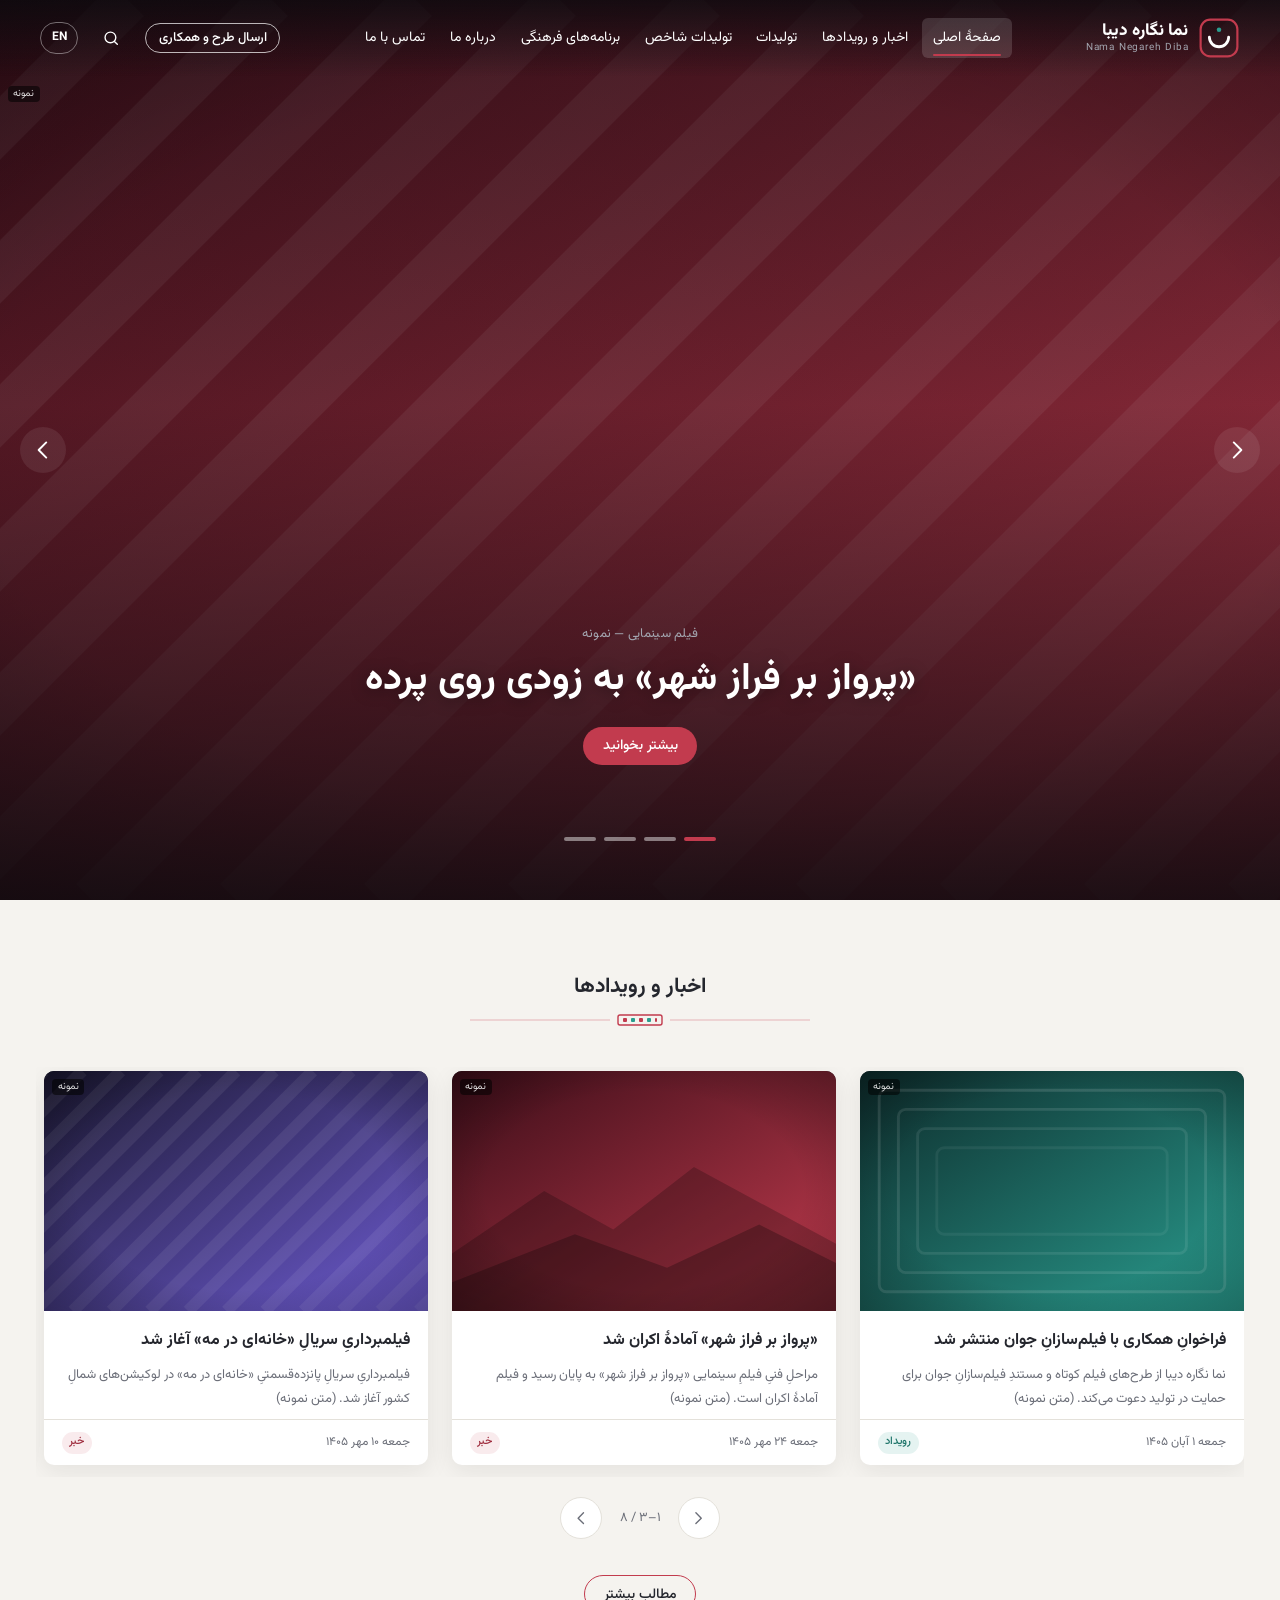
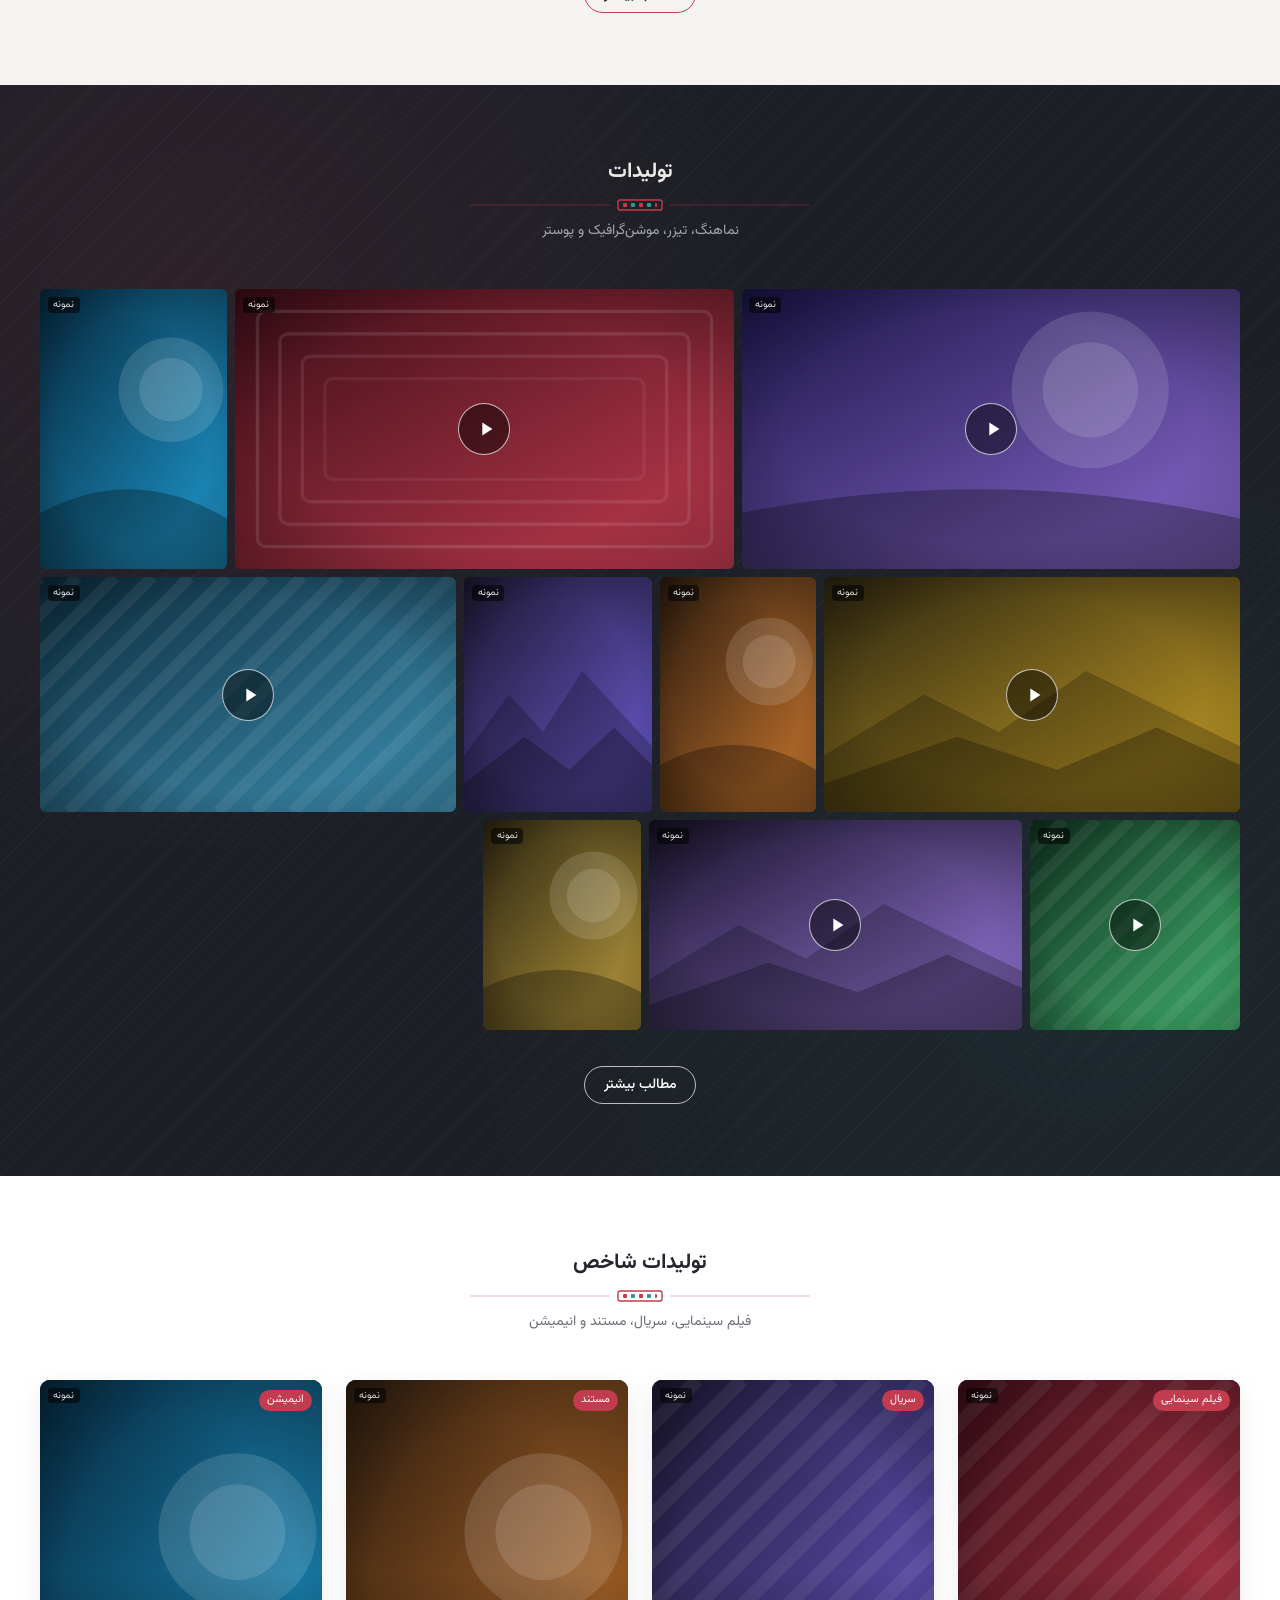
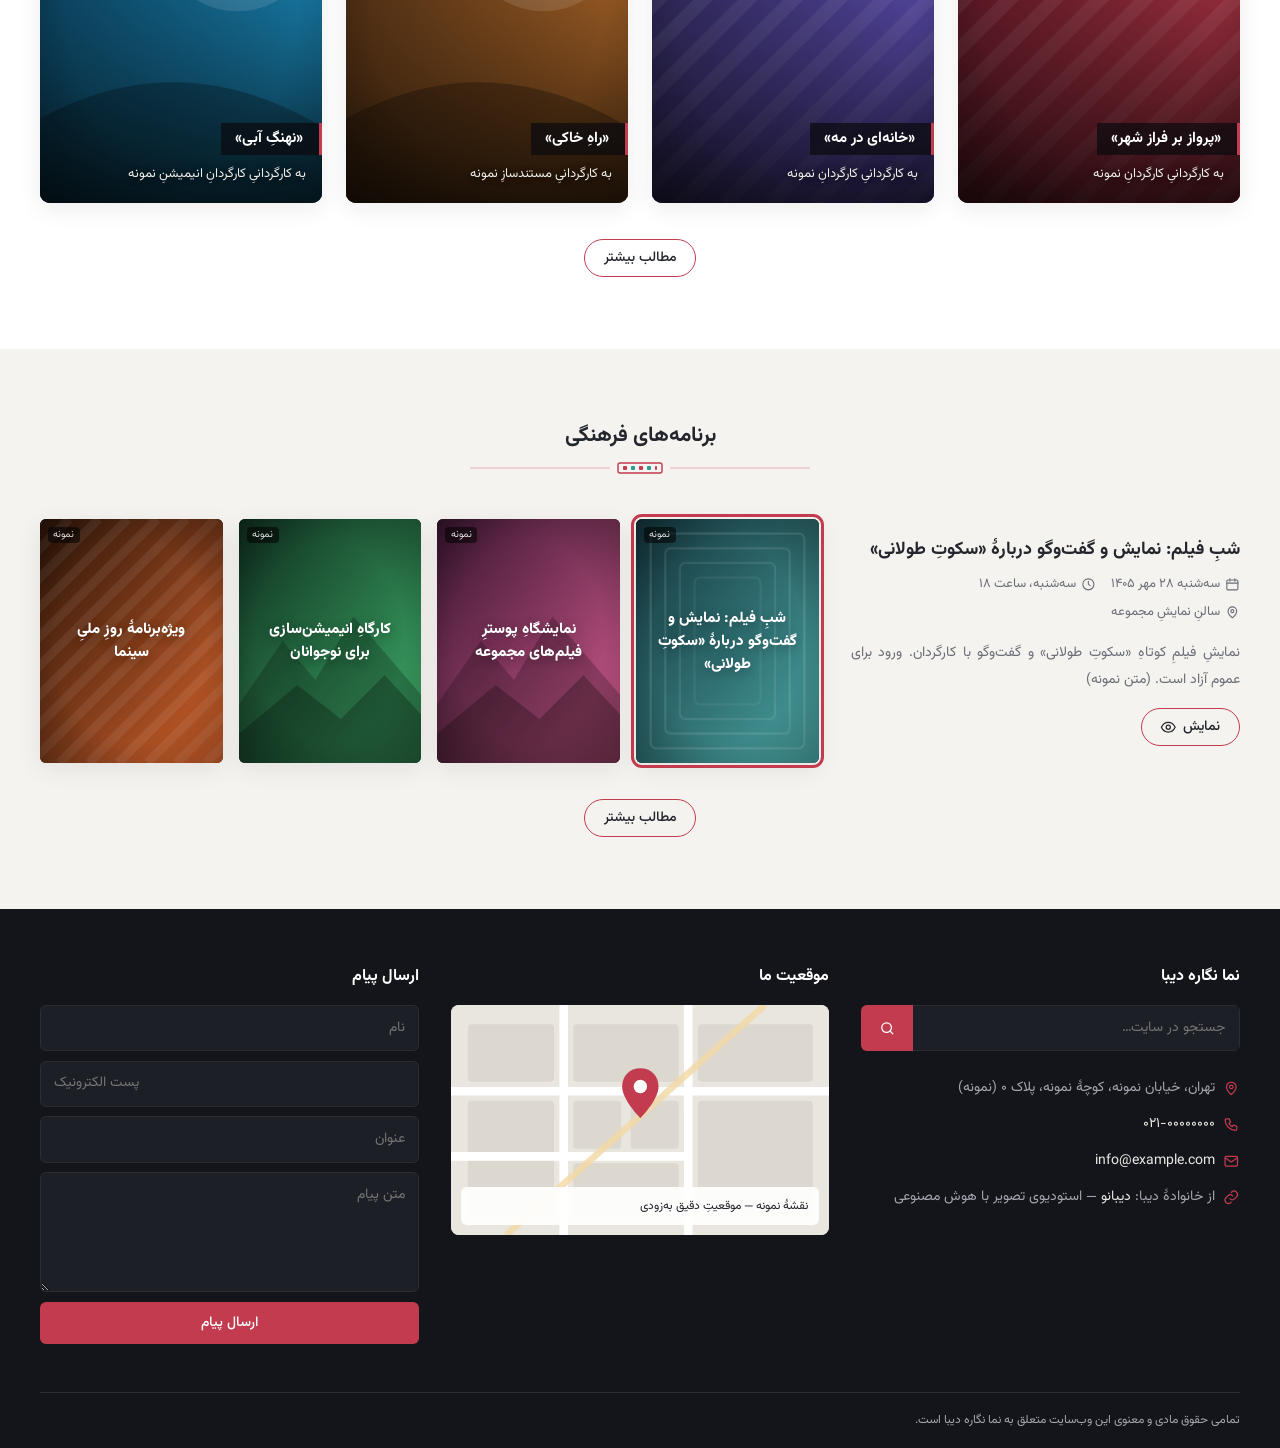
<file: index.html>
<!doctype html>
<html lang="fa" dir="rtl">
<head>
  <meta charset="utf-8">
  <meta name="robots" content="noindex">
  <meta name="viewport" content="width=device-width, initial-scale=1">
  <title>نما نگاره دیبا — تولید فیلم و محتوای رسانه‌ای</title>
  <meta name="description" content="نما نگاره دیبا؛ تولید فیلم سینمایی، سریال، مستند، انیمیشن و محتوای رسانه‌ای.">
  <meta name="theme-color" content="#14151a">
  <link rel="icon" href="assets/img/favicon.svg" type="image/svg+xml">
  <link rel="preload" href="assets/fonts/Vazirmatn-FD-Regular.woff2" as="font" type="font/woff2" crossorigin>
  <link rel="preload" href="assets/fonts/Vazirmatn-FD-Bold.woff2" as="font" type="font/woff2" crossorigin>
  <link rel="stylesheet" href="assets/css/styles.css">
  <script src="assets/js/data/site.js" defer></script>
  <script src="assets/js/data/works.js" defer></script>
  <script src="assets/js/data/posts.js" defer></script>
  <script src="assets/js/data/media.js" defer></script>
  <script src="assets/js/main.js" defer></script>
</head>
<body data-page="home">
  <a class="skip-link" href="#main">پرش به محتوا</a>
  <header class="site-header" id="site-header"></header>
  <main id="main" tabindex="-1">
    <noscript><p style="padding:7rem 1rem 3rem;text-align:center">برای مشاهدهٔ این صفحه، جاوااسکریپتِ مرورگر را فعال کنید.</p></noscript>
  </main>
  <footer class="site-footer" id="contact"></footer>
</body>
</html>
</file>
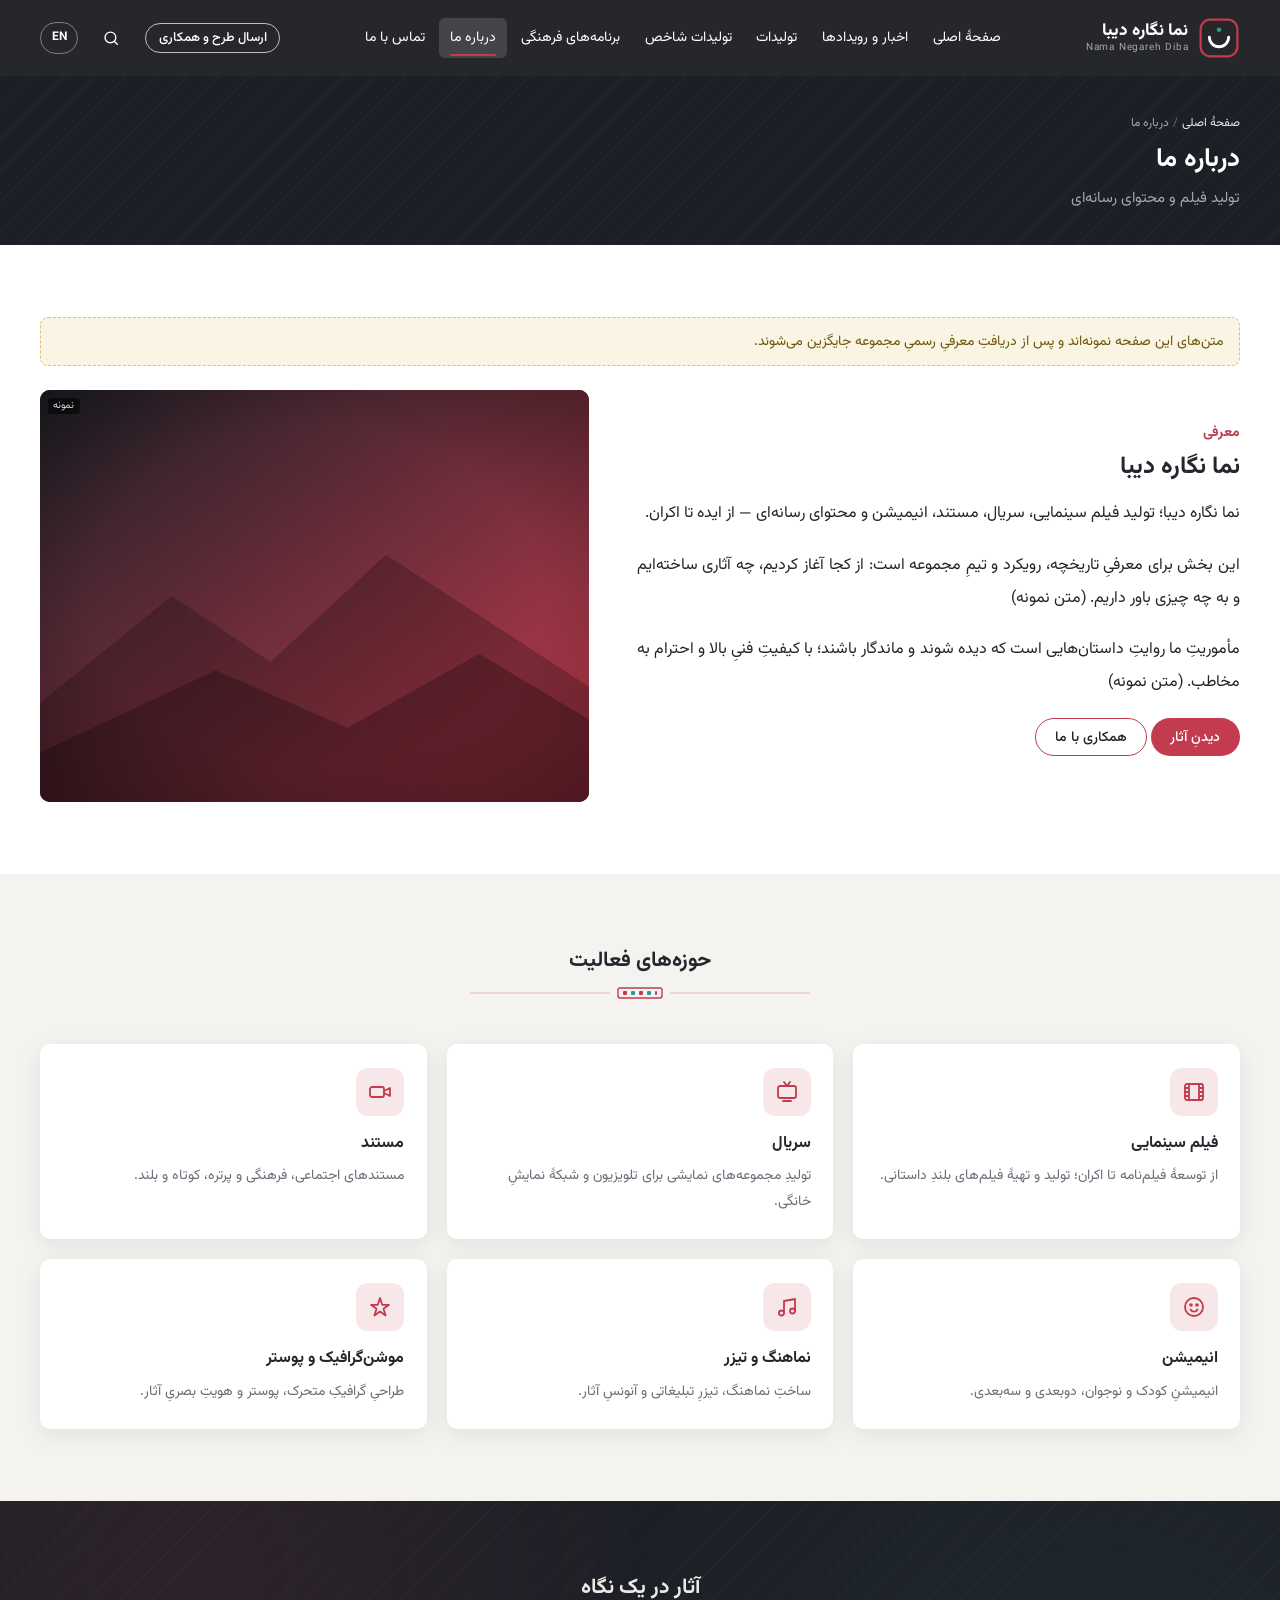
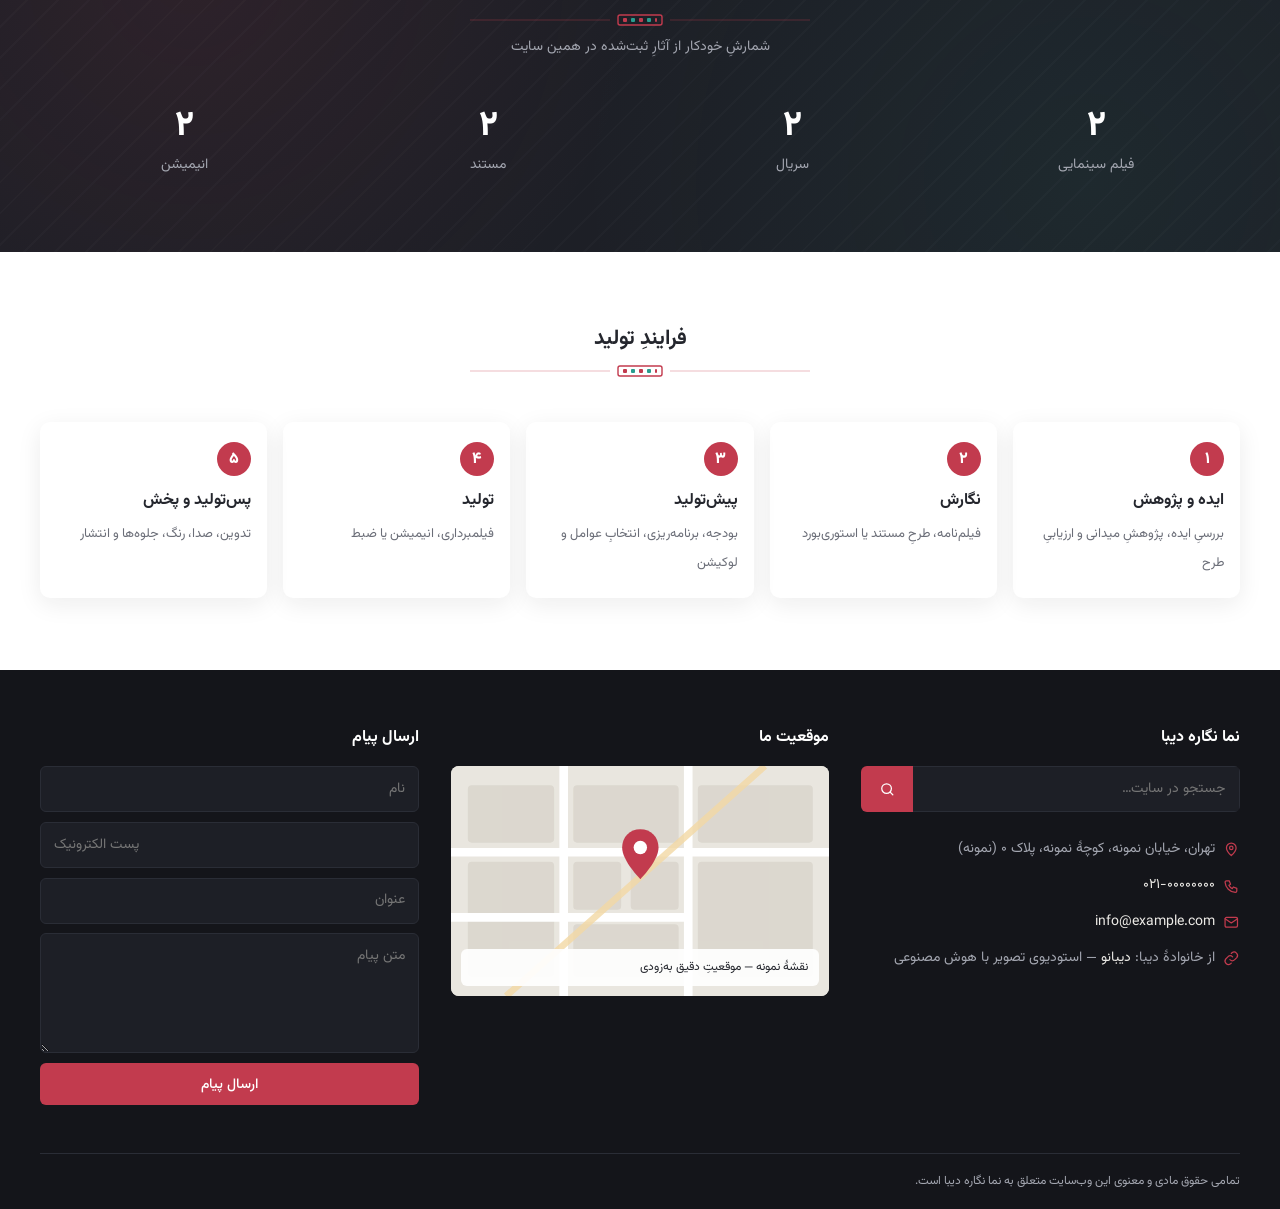
<file: about.html>
<!doctype html>
<html lang="fa" dir="rtl">
<head>
  <meta charset="utf-8">
  <meta name="robots" content="noindex">
  <meta name="viewport" content="width=device-width, initial-scale=1">
  <title>درباره ما — نما نگاره دیبا</title>
  <meta name="description" content="معرفی نما نگاره دیبا، حوزه‌های فعالیت و فرایند تولید.">
  <meta name="theme-color" content="#14151a">
  <link rel="icon" href="assets/img/favicon.svg" type="image/svg+xml">
  <link rel="preload" href="assets/fonts/Vazirmatn-FD-Regular.woff2" as="font" type="font/woff2" crossorigin>
  <link rel="preload" href="assets/fonts/Vazirmatn-FD-Bold.woff2" as="font" type="font/woff2" crossorigin>
  <link rel="stylesheet" href="assets/css/styles.css">
  <script src="assets/js/data/site.js" defer></script>
  <script src="assets/js/data/works.js" defer></script>
  <script src="assets/js/data/posts.js" defer></script>
  <script src="assets/js/data/media.js" defer></script>
  <script src="assets/js/main.js" defer></script>
</head>
<body data-page="about" class="inner">
  <a class="skip-link" href="#main">پرش به محتوا</a>
  <header class="site-header" id="site-header"></header>
  <main id="main" tabindex="-1">
    <noscript><p style="padding:7rem 1rem 3rem;text-align:center">برای مشاهدهٔ این صفحه، جاوااسکریپتِ مرورگر را فعال کنید.</p></noscript>
  </main>
  <footer class="site-footer" id="contact"></footer>
</body>
</html>
</file>
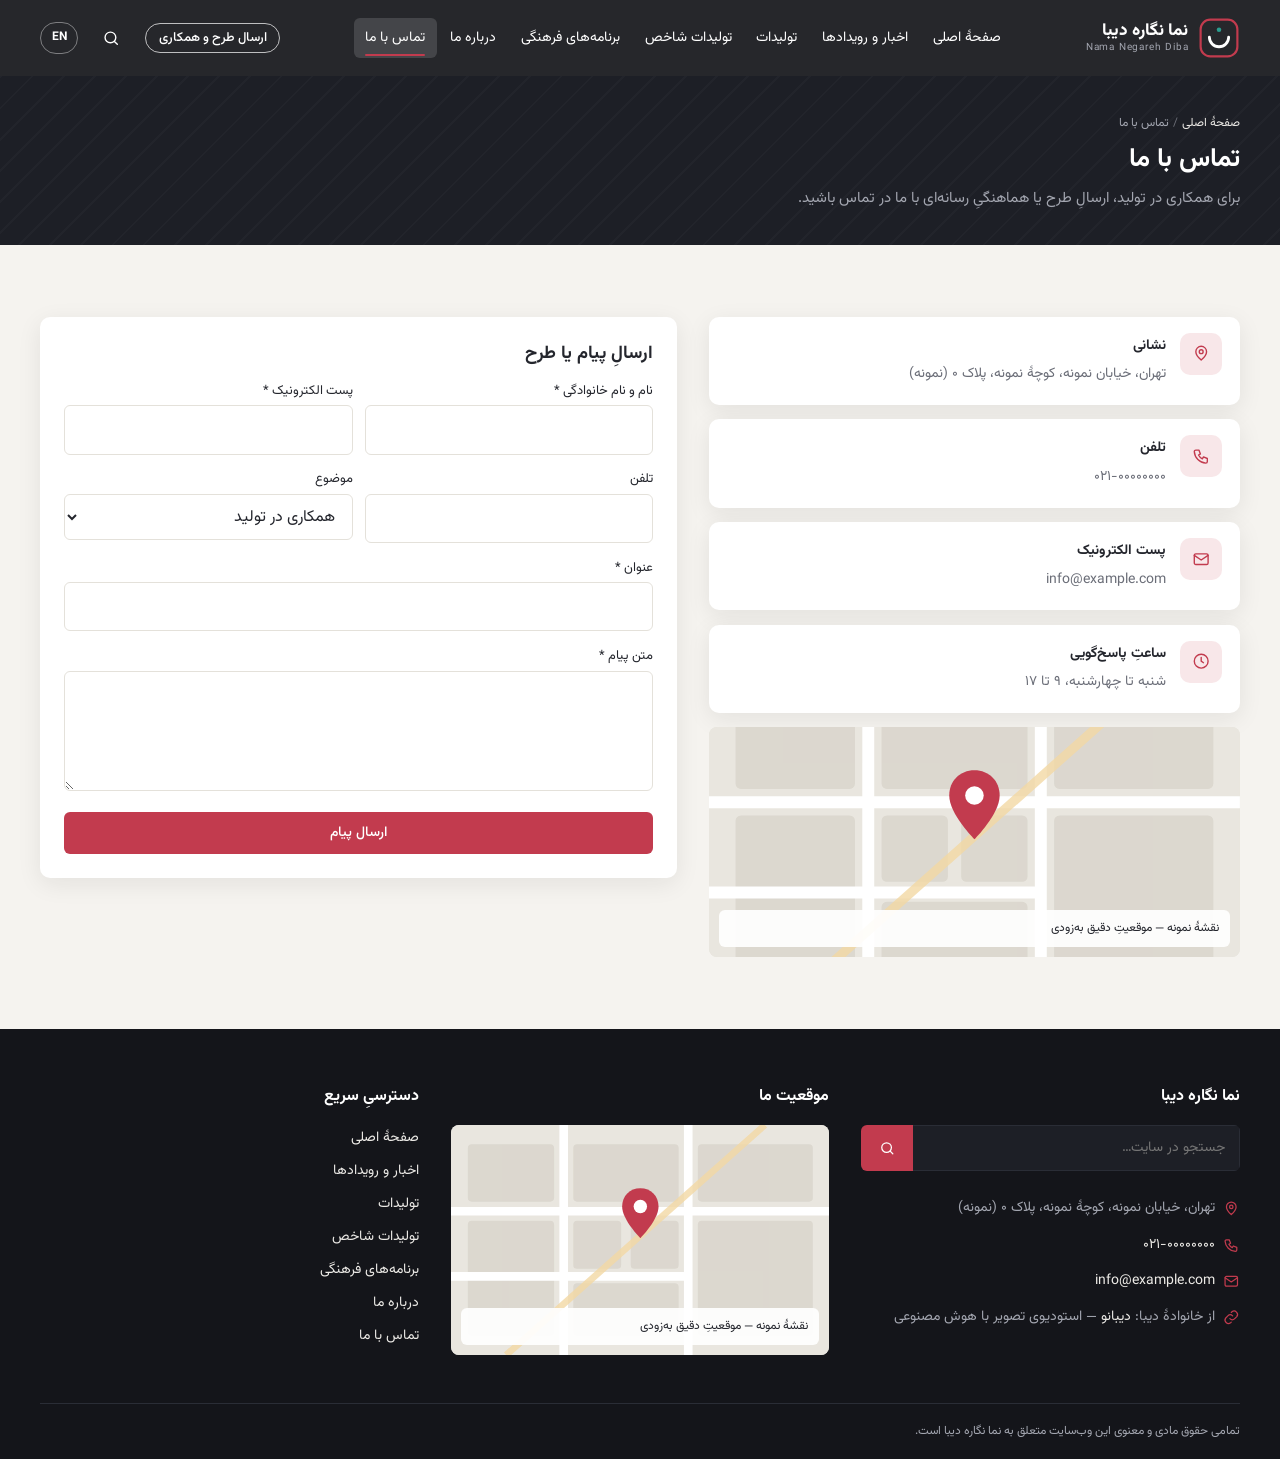
<file: contact.html>
<!doctype html>
<html lang="fa" dir="rtl">
<head>
  <meta charset="utf-8">
  <meta name="robots" content="noindex">
  <meta name="viewport" content="width=device-width, initial-scale=1">
  <title>تماس با ما — نما نگاره دیبا</title>
  <meta name="description" content="راه‌های ارتباط با نما نگاره دیبا و ارسال طرح.">
  <meta name="theme-color" content="#14151a">
  <link rel="icon" href="assets/img/favicon.svg" type="image/svg+xml">
  <link rel="preload" href="assets/fonts/Vazirmatn-FD-Regular.woff2" as="font" type="font/woff2" crossorigin>
  <link rel="preload" href="assets/fonts/Vazirmatn-FD-Bold.woff2" as="font" type="font/woff2" crossorigin>
  <link rel="stylesheet" href="assets/css/styles.css">
  <script src="assets/js/data/site.js" defer></script>
  <script src="assets/js/data/works.js" defer></script>
  <script src="assets/js/data/posts.js" defer></script>
  <script src="assets/js/data/media.js" defer></script>
  <script src="assets/js/main.js" defer></script>
</head>
<body data-page="contact" class="inner">
  <a class="skip-link" href="#main">پرش به محتوا</a>
  <header class="site-header" id="site-header"></header>
  <main id="main" tabindex="-1">
    <noscript><p style="padding:7rem 1rem 3rem;text-align:center">برای مشاهدهٔ این صفحه، جاوااسکریپتِ مرورگر را فعال کنید.</p></noscript>
  </main>
  <footer class="site-footer" id="contact"></footer>
</body>
</html>
</file>
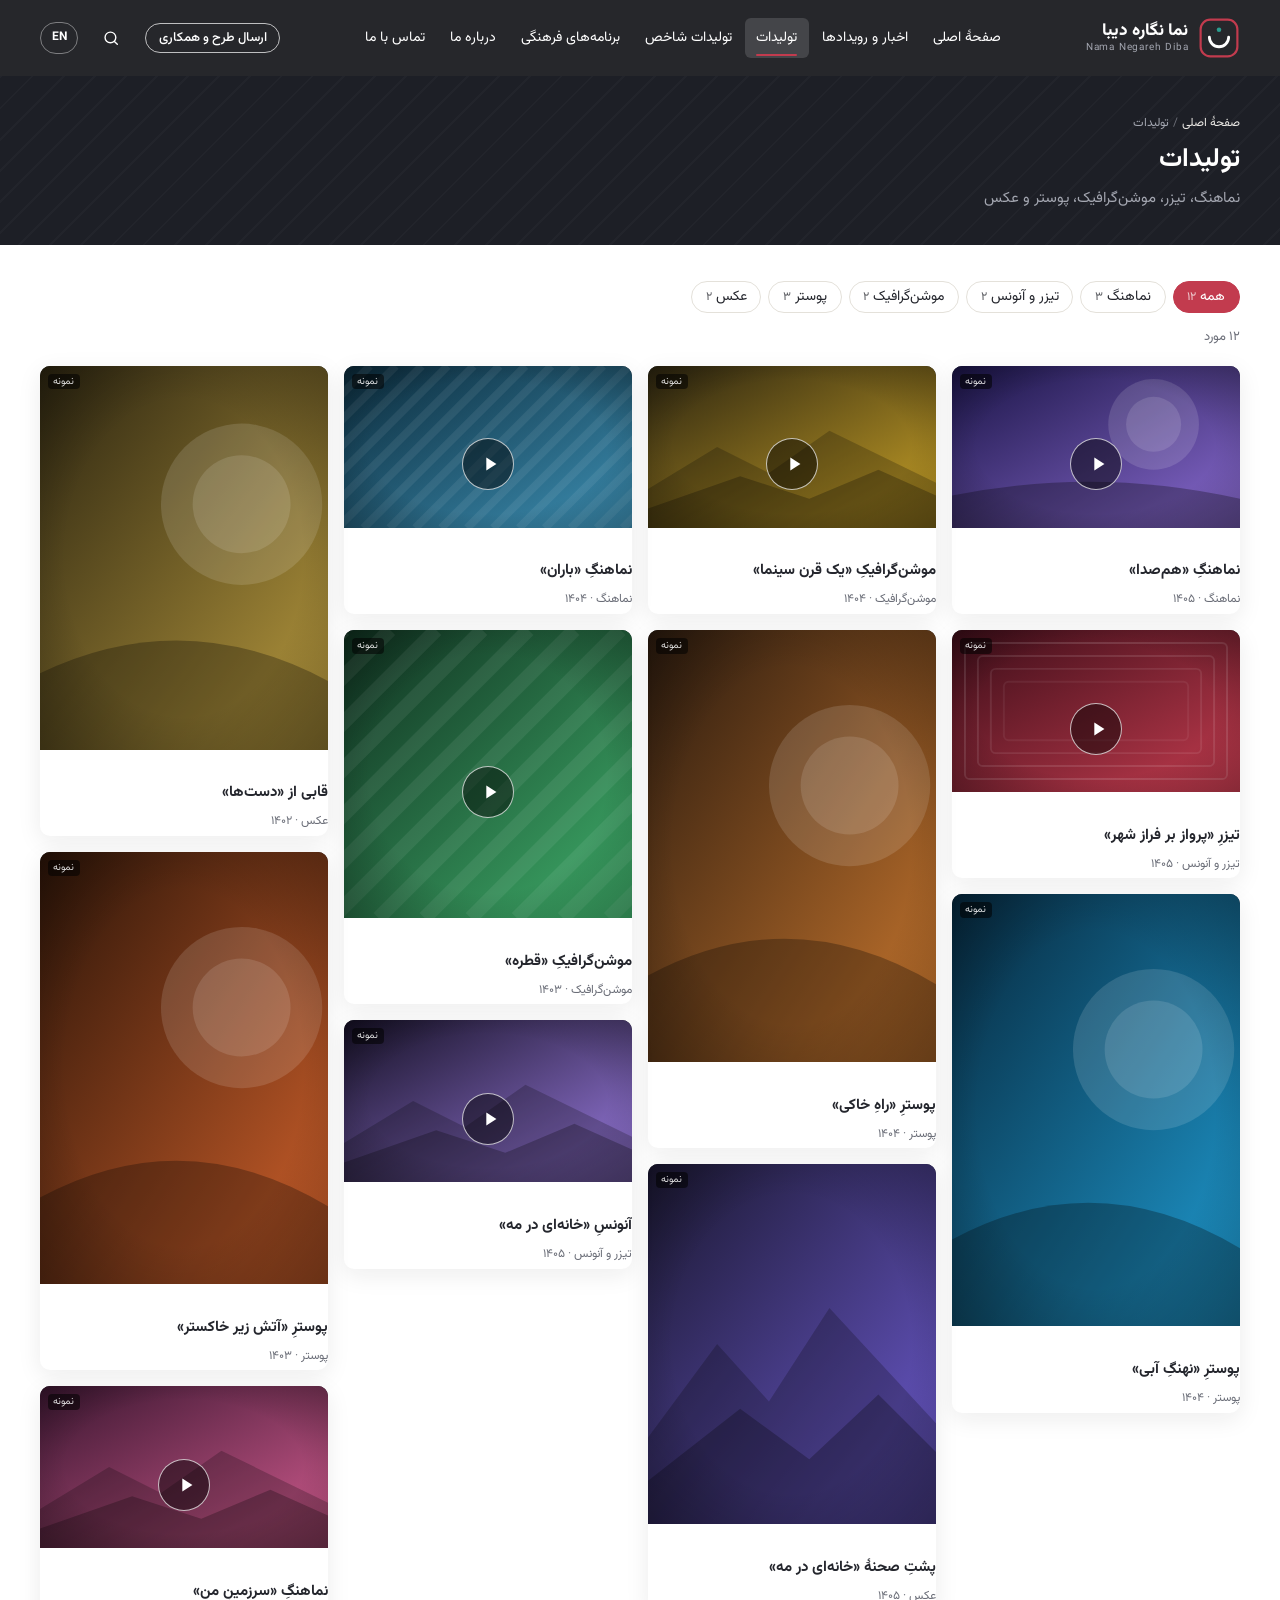
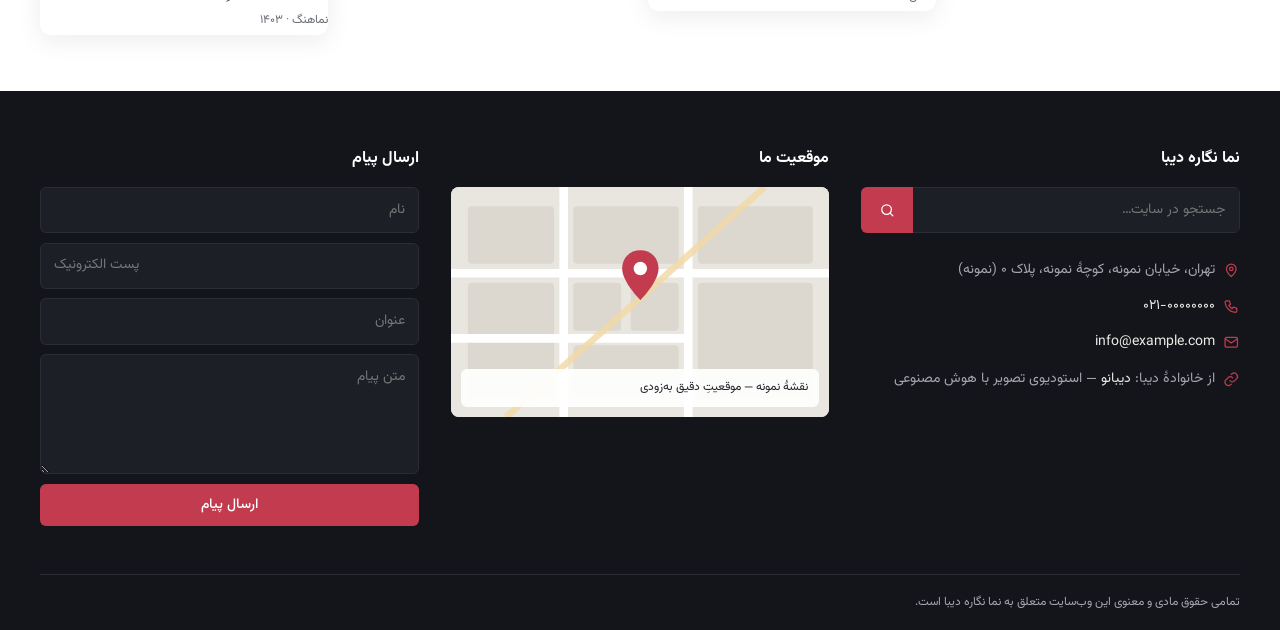
<file: media.html>
<!doctype html>
<html lang="fa" dir="rtl">
<head>
  <meta charset="utf-8">
  <meta name="robots" content="noindex">
  <meta name="viewport" content="width=device-width, initial-scale=1">
  <title>تولیدات — نما نگاره دیبا</title>
  <meta name="description" content="نماهنگ، تیزر، موشن‌گرافیک، پوستر و عکس.">
  <meta name="theme-color" content="#14151a">
  <link rel="icon" href="assets/img/favicon.svg" type="image/svg+xml">
  <link rel="preload" href="assets/fonts/Vazirmatn-FD-Regular.woff2" as="font" type="font/woff2" crossorigin>
  <link rel="preload" href="assets/fonts/Vazirmatn-FD-Bold.woff2" as="font" type="font/woff2" crossorigin>
  <link rel="stylesheet" href="assets/css/styles.css">
  <script src="assets/js/data/site.js" defer></script>
  <script src="assets/js/data/works.js" defer></script>
  <script src="assets/js/data/posts.js" defer></script>
  <script src="assets/js/data/media.js" defer></script>
  <script src="assets/js/main.js" defer></script>
</head>
<body data-page="media" class="inner">
  <a class="skip-link" href="#main">پرش به محتوا</a>
  <header class="site-header" id="site-header"></header>
  <main id="main" tabindex="-1">
    <noscript><p style="padding:7rem 1rem 3rem;text-align:center">برای مشاهدهٔ این صفحه، جاوااسکریپتِ مرورگر را فعال کنید.</p></noscript>
  </main>
  <footer class="site-footer" id="contact"></footer>
</body>
</html>
</file>
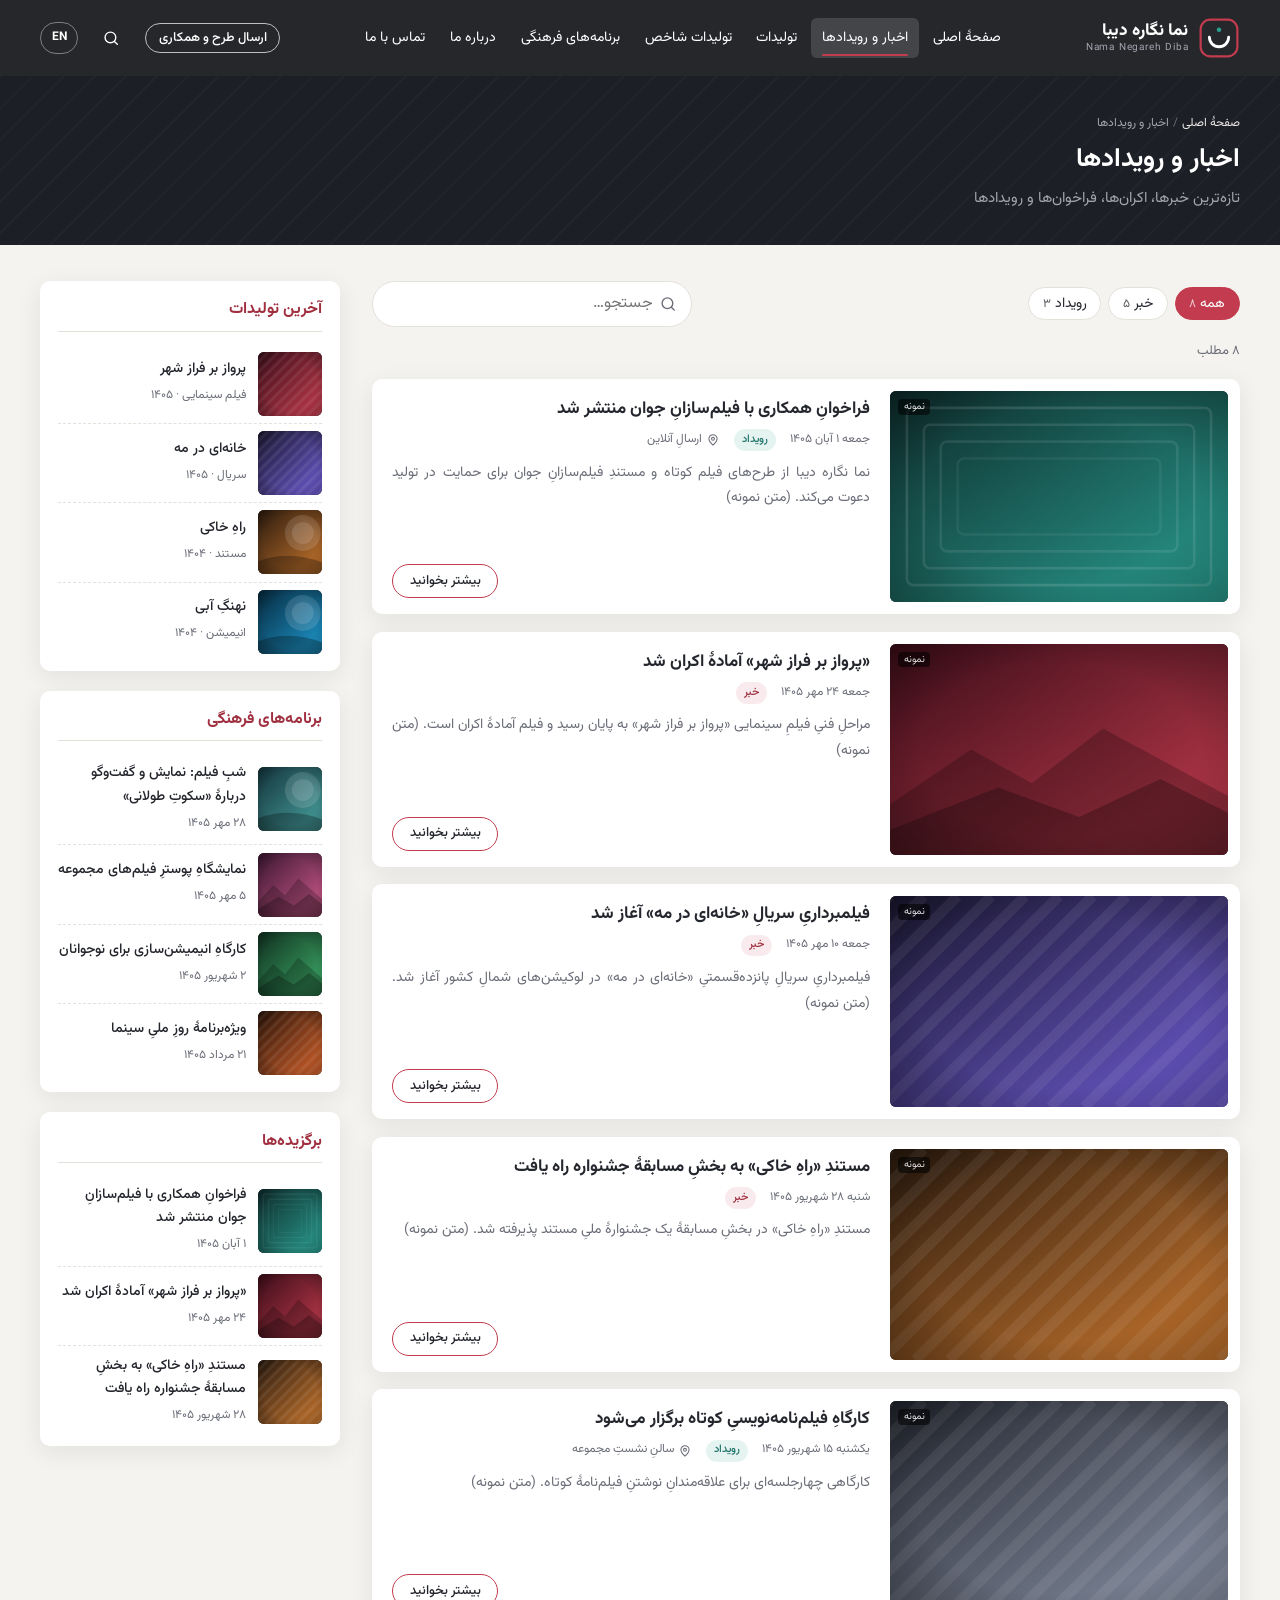
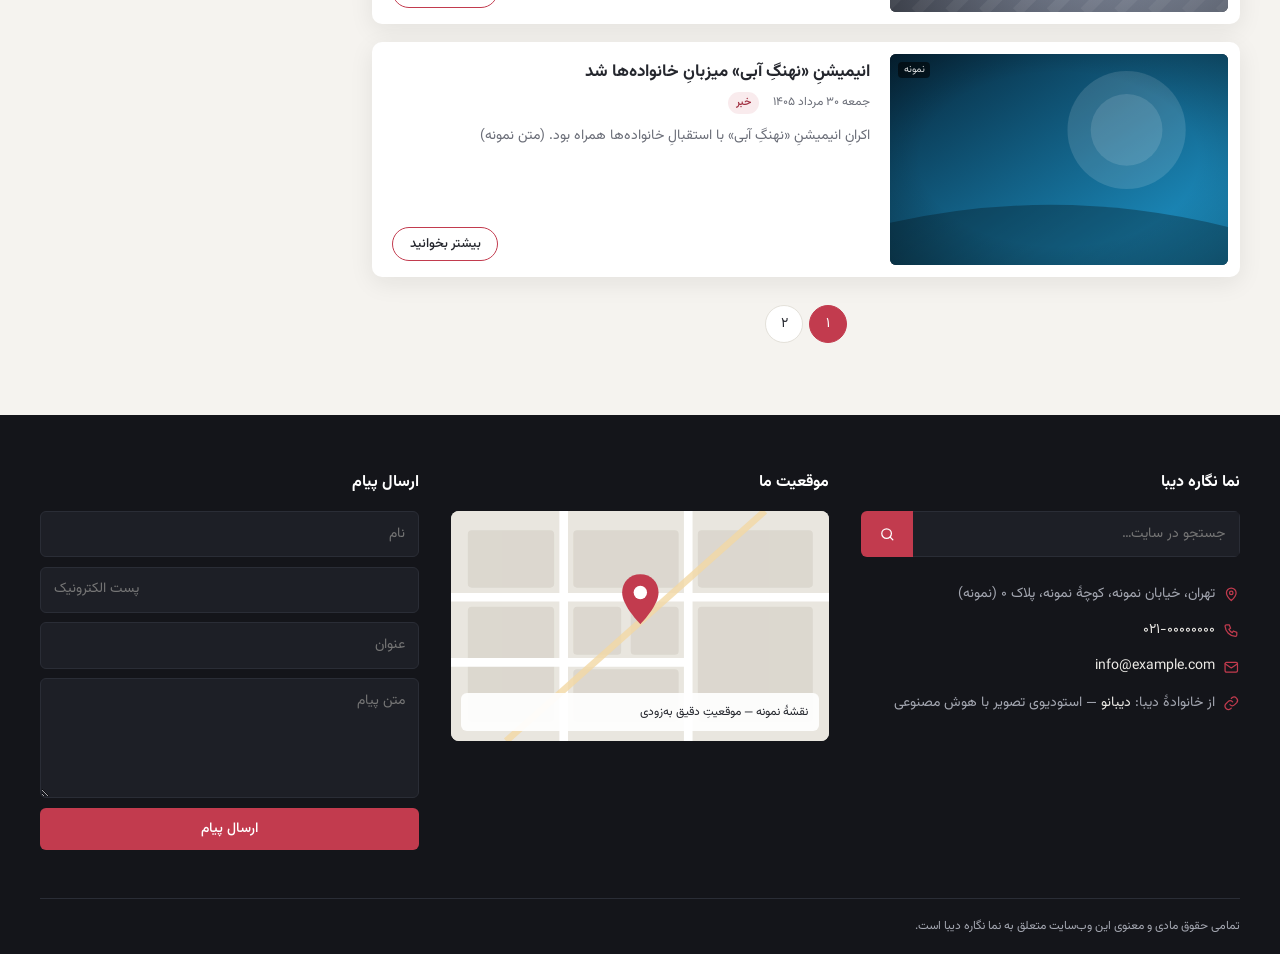
<file: news.html>
<!doctype html>
<html lang="fa" dir="rtl">
<head>
  <meta charset="utf-8">
  <meta name="robots" content="noindex">
  <meta name="viewport" content="width=device-width, initial-scale=1">
  <title>اخبار و رویدادها — نما نگاره دیبا</title>
  <meta name="description" content="تازه‌ترین اخبار، اکران‌ها، فراخوان‌ها و رویدادهای نما نگاره دیبا.">
  <meta name="theme-color" content="#14151a">
  <link rel="icon" href="assets/img/favicon.svg" type="image/svg+xml">
  <link rel="preload" href="assets/fonts/Vazirmatn-FD-Regular.woff2" as="font" type="font/woff2" crossorigin>
  <link rel="preload" href="assets/fonts/Vazirmatn-FD-Bold.woff2" as="font" type="font/woff2" crossorigin>
  <link rel="stylesheet" href="assets/css/styles.css">
  <script src="assets/js/data/site.js" defer></script>
  <script src="assets/js/data/works.js" defer></script>
  <script src="assets/js/data/posts.js" defer></script>
  <script src="assets/js/data/media.js" defer></script>
  <script src="assets/js/main.js" defer></script>
</head>
<body data-page="news" class="inner">
  <a class="skip-link" href="#main">پرش به محتوا</a>
  <header class="site-header" id="site-header"></header>
  <main id="main" tabindex="-1">
    <noscript><p style="padding:7rem 1rem 3rem;text-align:center">برای مشاهدهٔ این صفحه، جاوااسکریپتِ مرورگر را فعال کنید.</p></noscript>
  </main>
  <footer class="site-footer" id="contact"></footer>
</body>
</html>
</file>
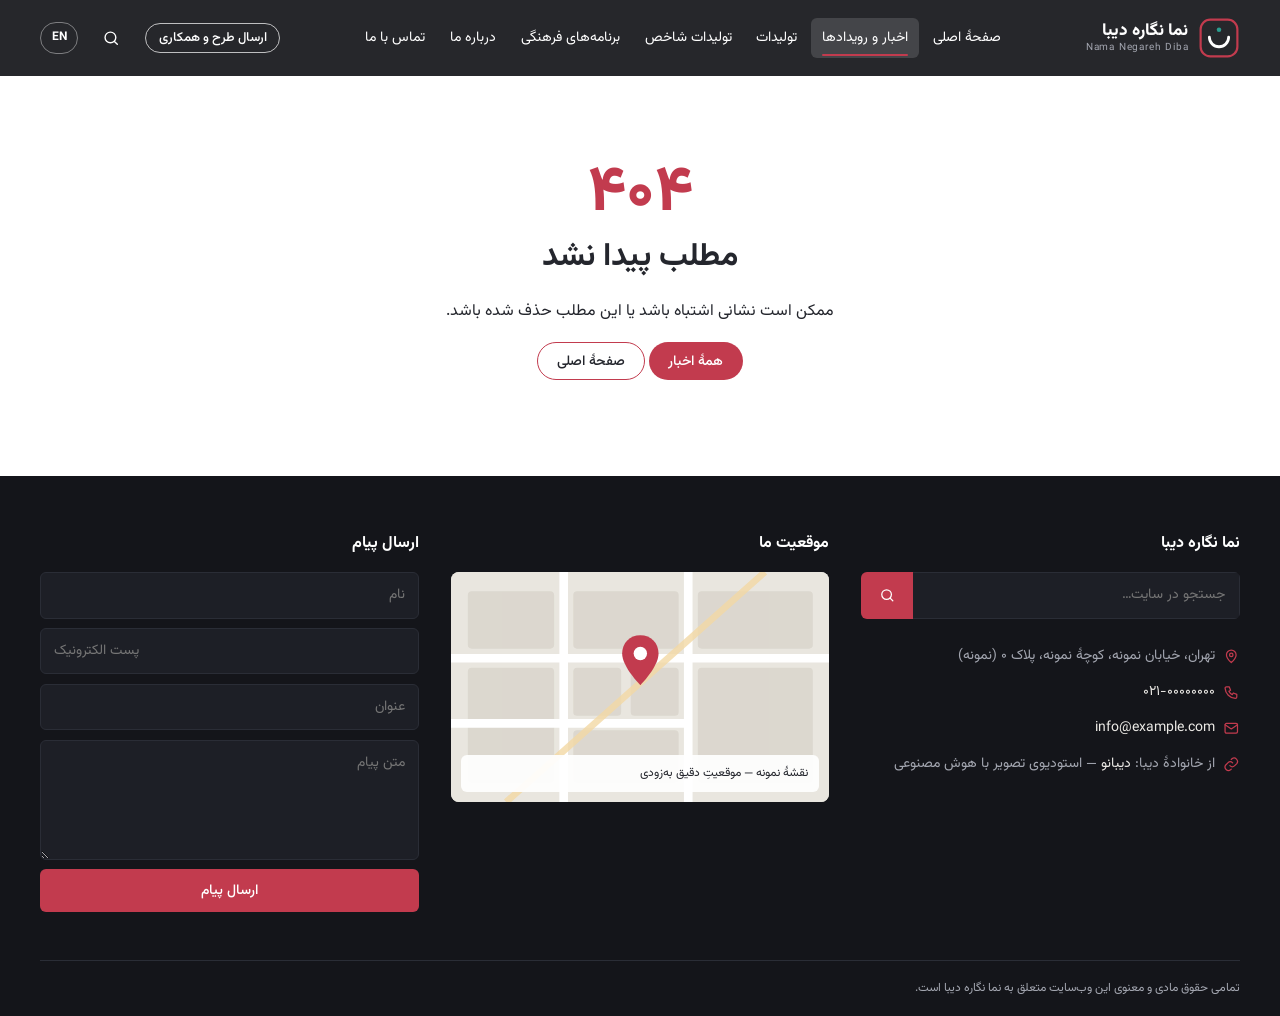
<file: post.html>
<!doctype html>
<html lang="fa" dir="rtl">
<head>
  <meta charset="utf-8">
  <meta name="robots" content="noindex">
  <meta name="viewport" content="width=device-width, initial-scale=1">
  <title>مطلب — نما نگاره دیبا</title>
  <meta name="description" content="خبر و رویداد.">
  <meta name="theme-color" content="#14151a">
  <link rel="icon" href="assets/img/favicon.svg" type="image/svg+xml">
  <link rel="preload" href="assets/fonts/Vazirmatn-FD-Regular.woff2" as="font" type="font/woff2" crossorigin>
  <link rel="preload" href="assets/fonts/Vazirmatn-FD-Bold.woff2" as="font" type="font/woff2" crossorigin>
  <link rel="stylesheet" href="assets/css/styles.css">
  <script src="assets/js/data/site.js" defer></script>
  <script src="assets/js/data/works.js" defer></script>
  <script src="assets/js/data/posts.js" defer></script>
  <script src="assets/js/data/media.js" defer></script>
  <script src="assets/js/main.js" defer></script>
</head>
<body data-page="post" class="inner">
  <a class="skip-link" href="#main">پرش به محتوا</a>
  <header class="site-header" id="site-header"></header>
  <main id="main" tabindex="-1">
    <noscript><p style="padding:7rem 1rem 3rem;text-align:center">برای مشاهدهٔ این صفحه، جاوااسکریپتِ مرورگر را فعال کنید.</p></noscript>
  </main>
  <footer class="site-footer" id="contact"></footer>
</body>
</html>
</file>
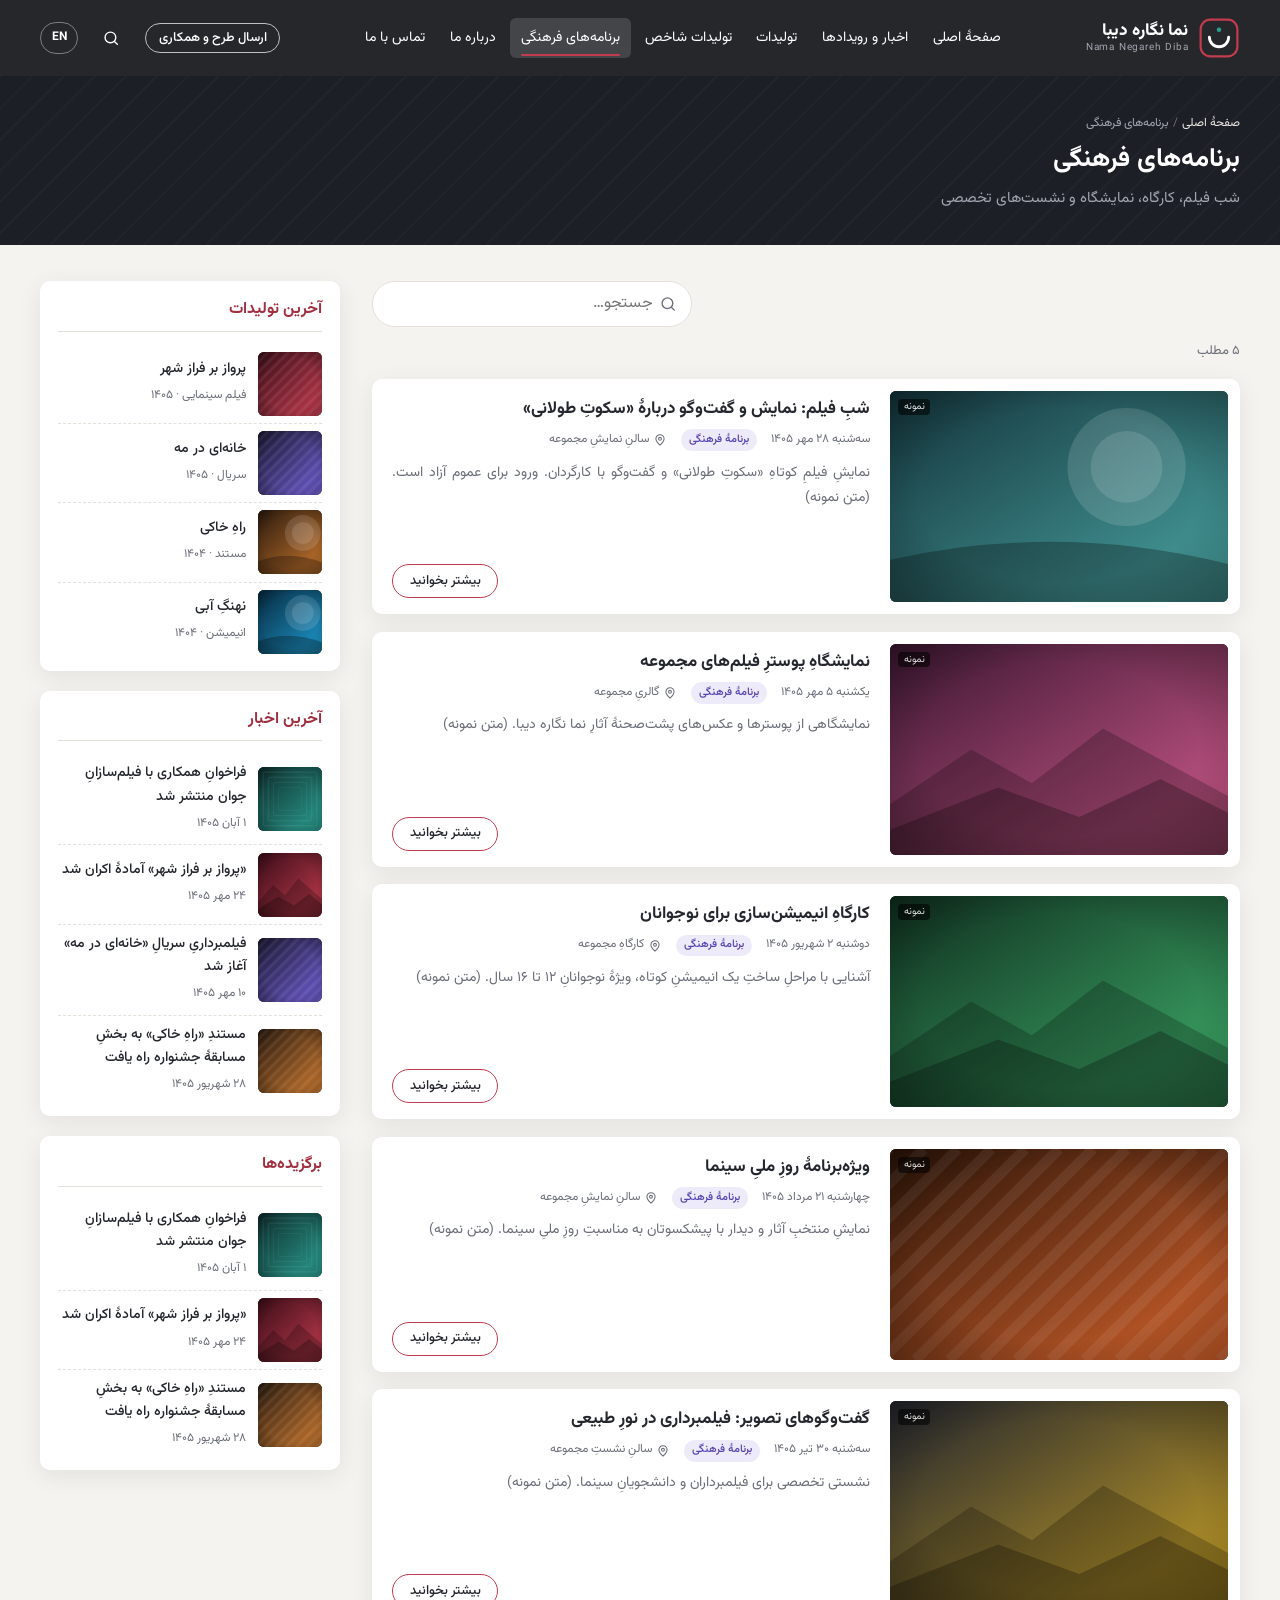
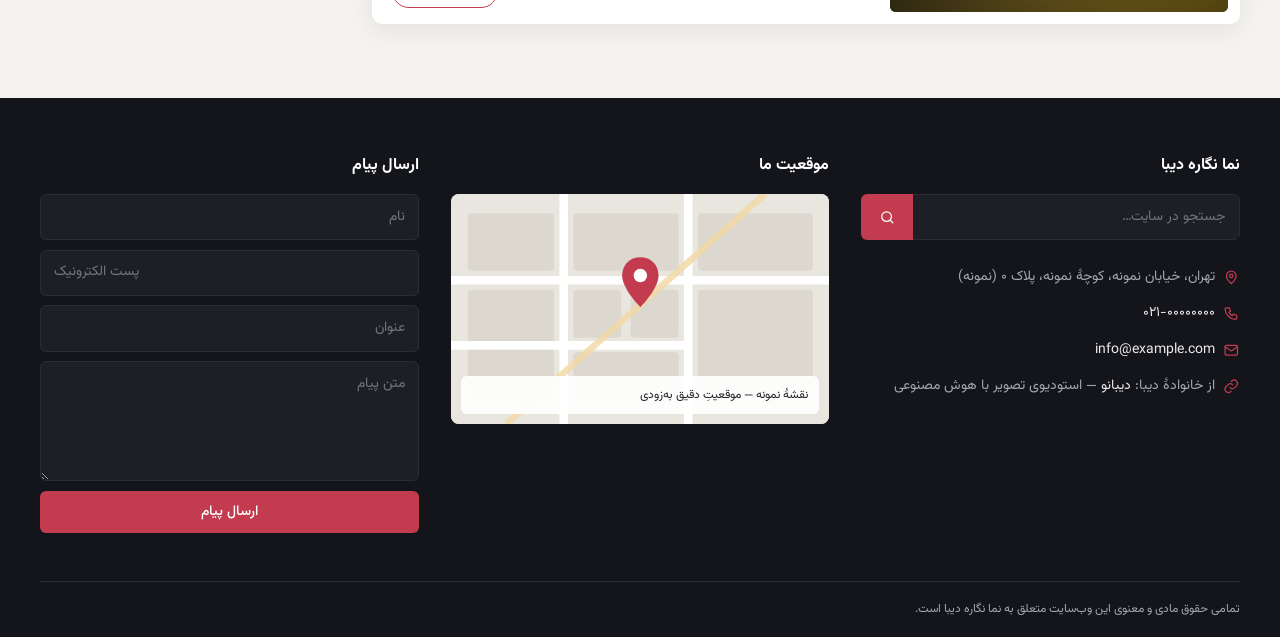
<file: programs.html>
<!doctype html>
<html lang="fa" dir="rtl">
<head>
  <meta charset="utf-8">
  <meta name="robots" content="noindex">
  <meta name="viewport" content="width=device-width, initial-scale=1">
  <title>برنامه‌های فرهنگی — نما نگاره دیبا</title>
  <meta name="description" content="شب فیلم، کارگاه، نمایشگاه و نشست‌های تخصصی.">
  <meta name="theme-color" content="#14151a">
  <link rel="icon" href="assets/img/favicon.svg" type="image/svg+xml">
  <link rel="preload" href="assets/fonts/Vazirmatn-FD-Regular.woff2" as="font" type="font/woff2" crossorigin>
  <link rel="preload" href="assets/fonts/Vazirmatn-FD-Bold.woff2" as="font" type="font/woff2" crossorigin>
  <link rel="stylesheet" href="assets/css/styles.css">
  <script src="assets/js/data/site.js" defer></script>
  <script src="assets/js/data/works.js" defer></script>
  <script src="assets/js/data/posts.js" defer></script>
  <script src="assets/js/data/media.js" defer></script>
  <script src="assets/js/main.js" defer></script>
</head>
<body data-page="programs" class="inner">
  <a class="skip-link" href="#main">پرش به محتوا</a>
  <header class="site-header" id="site-header"></header>
  <main id="main" tabindex="-1">
    <noscript><p style="padding:7rem 1rem 3rem;text-align:center">برای مشاهدهٔ این صفحه، جاوااسکریپتِ مرورگر را فعال کنید.</p></noscript>
  </main>
  <footer class="site-footer" id="contact"></footer>
</body>
</html>
</file>
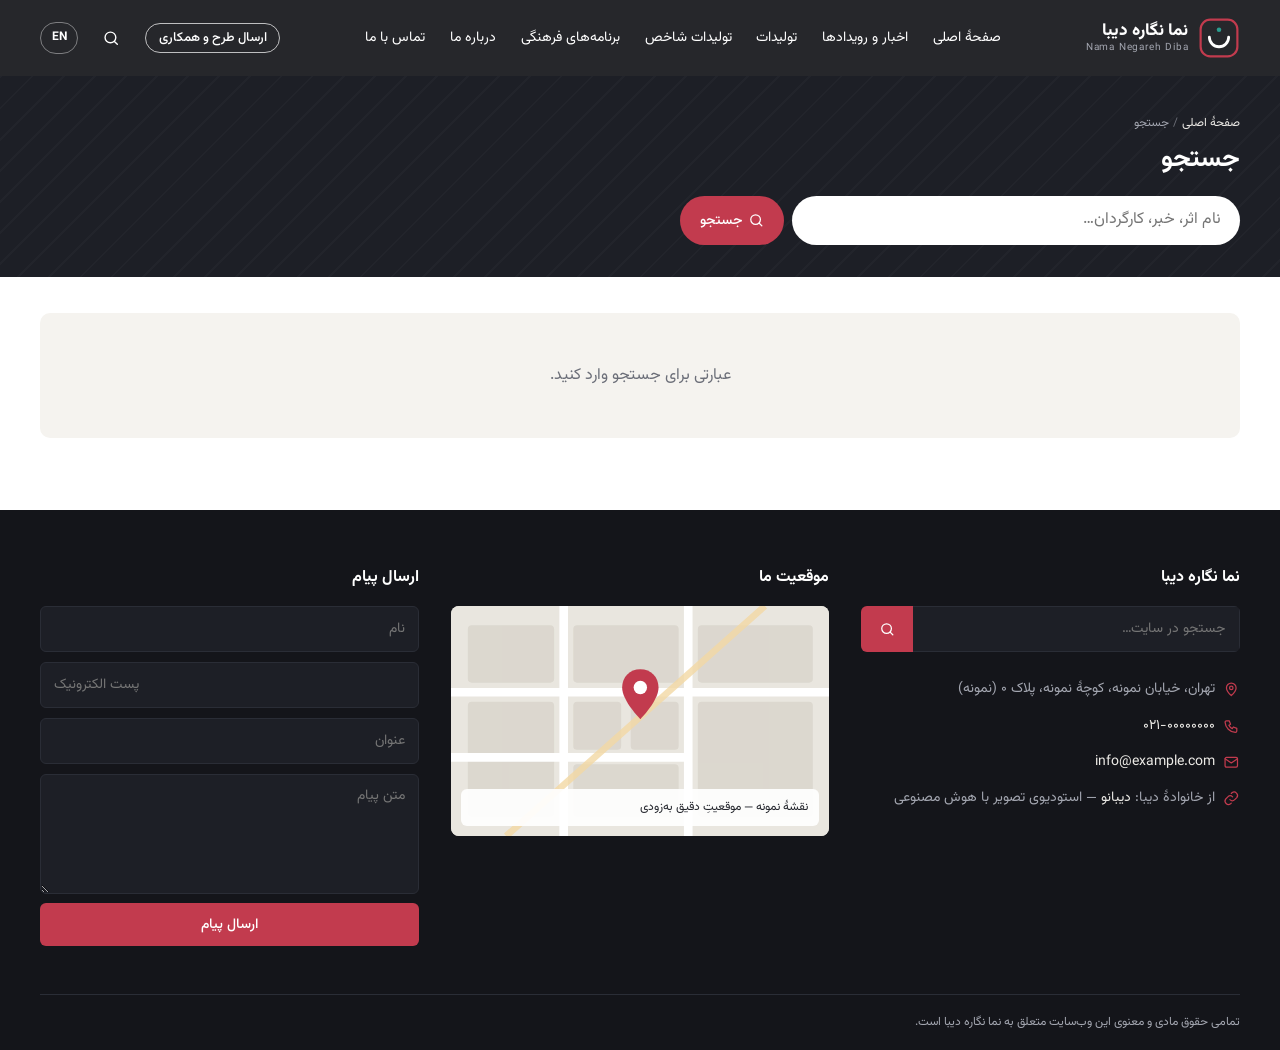
<file: search.html>
<!doctype html>
<html lang="fa" dir="rtl">
<head>
  <meta charset="utf-8">
  <meta name="robots" content="noindex">
  <meta name="viewport" content="width=device-width, initial-scale=1">
  <title>جستجو — نما نگاره دیبا</title>
  <meta name="description" content="جستجو در آثار، اخبار و برنامه‌ها.">
  <meta name="theme-color" content="#14151a">
  <link rel="icon" href="assets/img/favicon.svg" type="image/svg+xml">
  <link rel="preload" href="assets/fonts/Vazirmatn-FD-Regular.woff2" as="font" type="font/woff2" crossorigin>
  <link rel="preload" href="assets/fonts/Vazirmatn-FD-Bold.woff2" as="font" type="font/woff2" crossorigin>
  <link rel="stylesheet" href="assets/css/styles.css">
  <script src="assets/js/data/site.js" defer></script>
  <script src="assets/js/data/works.js" defer></script>
  <script src="assets/js/data/posts.js" defer></script>
  <script src="assets/js/data/media.js" defer></script>
  <script src="assets/js/main.js" defer></script>
</head>
<body data-page="search" class="inner">
  <a class="skip-link" href="#main">پرش به محتوا</a>
  <header class="site-header" id="site-header"></header>
  <main id="main" tabindex="-1">
    <noscript><p style="padding:7rem 1rem 3rem;text-align:center">برای مشاهدهٔ این صفحه، جاوااسکریپتِ مرورگر را فعال کنید.</p></noscript>
  </main>
  <footer class="site-footer" id="contact"></footer>
</body>
</html>
</file>
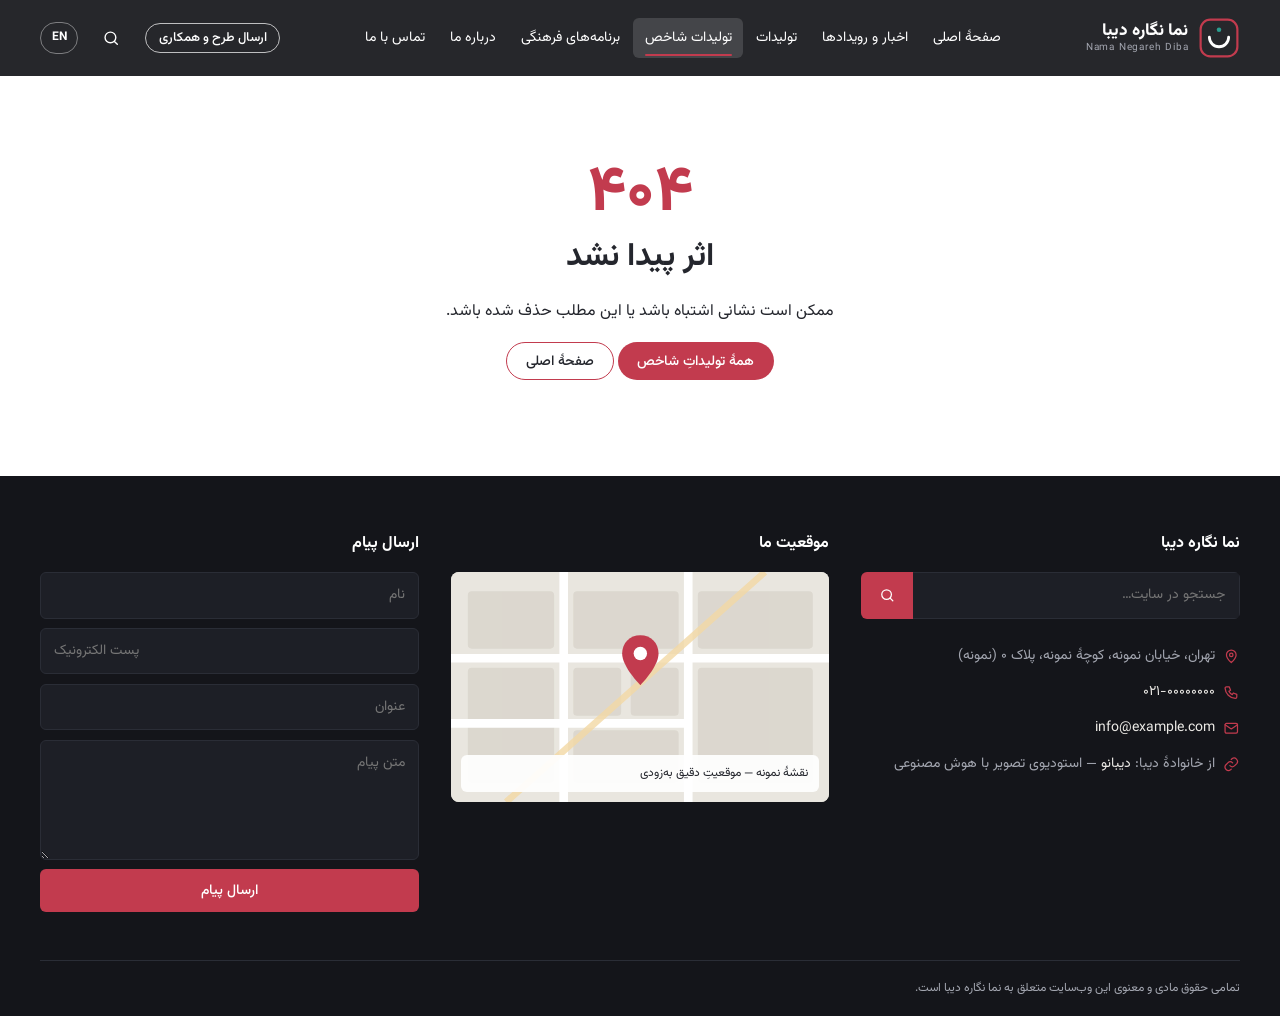
<file: work.html>
<!doctype html>
<html lang="fa" dir="rtl">
<head>
  <meta charset="utf-8">
  <meta name="robots" content="noindex">
  <meta name="viewport" content="width=device-width, initial-scale=1">
  <title>اثر — نما نگاره دیبا</title>
  <meta name="description" content="معرفی اثر، عوامل تولید، تصاویر و پیش‌نمایش.">
  <meta name="theme-color" content="#14151a">
  <link rel="icon" href="assets/img/favicon.svg" type="image/svg+xml">
  <link rel="preload" href="assets/fonts/Vazirmatn-FD-Regular.woff2" as="font" type="font/woff2" crossorigin>
  <link rel="preload" href="assets/fonts/Vazirmatn-FD-Bold.woff2" as="font" type="font/woff2" crossorigin>
  <link rel="stylesheet" href="assets/css/styles.css">
  <script src="assets/js/data/site.js" defer></script>
  <script src="assets/js/data/works.js" defer></script>
  <script src="assets/js/data/posts.js" defer></script>
  <script src="assets/js/data/media.js" defer></script>
  <script src="assets/js/main.js" defer></script>
</head>
<body data-page="work">
  <a class="skip-link" href="#main">پرش به محتوا</a>
  <header class="site-header" id="site-header"></header>
  <main id="main" tabindex="-1">
    <noscript><p style="padding:7rem 1rem 3rem;text-align:center">برای مشاهدهٔ این صفحه، جاوااسکریپتِ مرورگر را فعال کنید.</p></noscript>
  </main>
  <footer class="site-footer" id="contact"></footer>
</body>
</html>
</file>
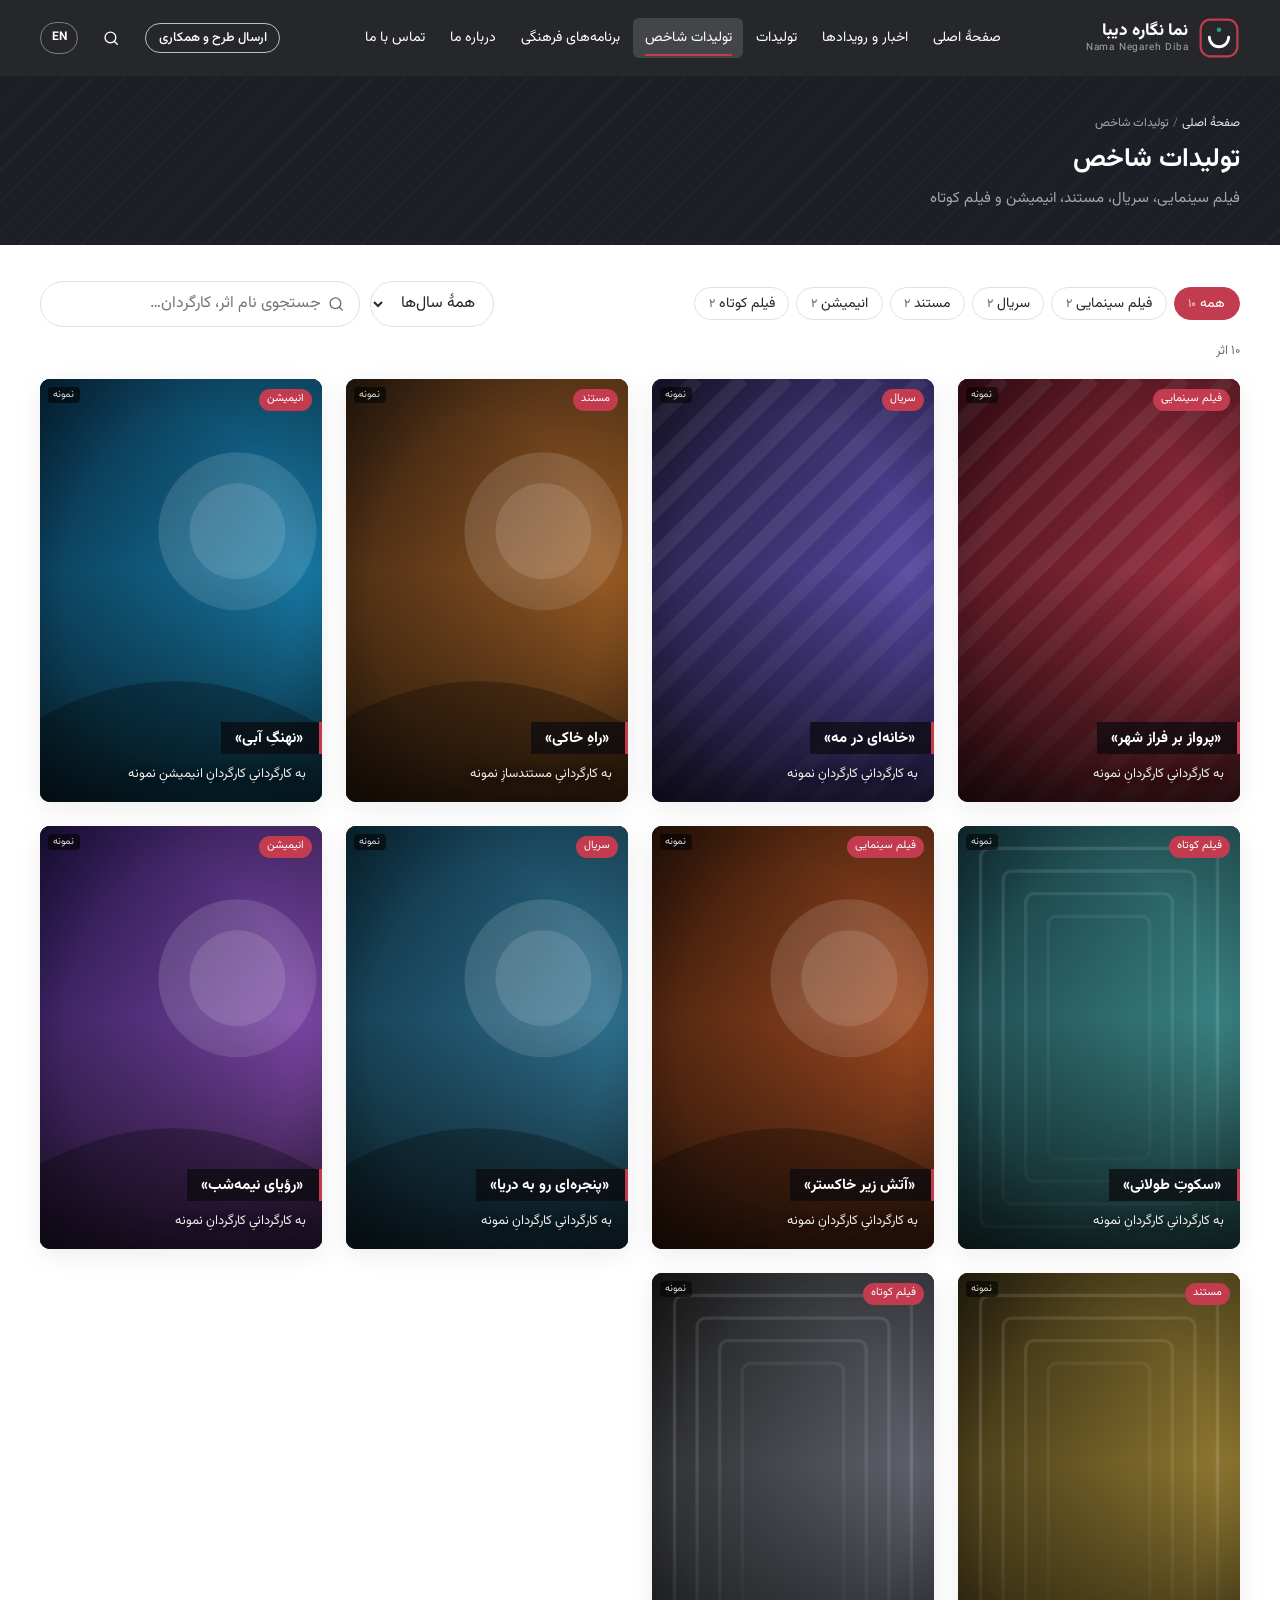
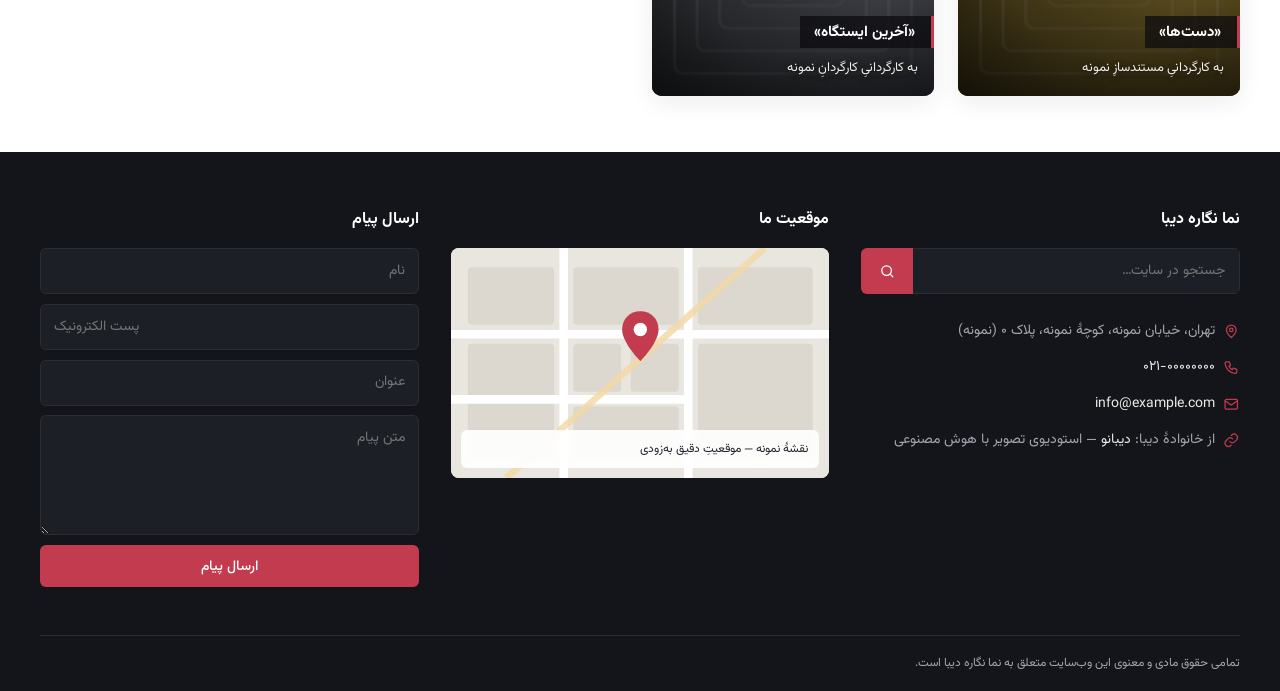
<file: works.html>
<!doctype html>
<html lang="fa" dir="rtl">
<head>
  <meta charset="utf-8">
  <meta name="robots" content="noindex">
  <meta name="viewport" content="width=device-width, initial-scale=1">
  <title>تولیدات شاخص — نما نگاره دیبا</title>
  <meta name="description" content="فیلم‌های سینمایی، سریال‌ها، مستندها و انیمیشن‌های نما نگاره دیبا.">
  <meta name="theme-color" content="#14151a">
  <link rel="icon" href="assets/img/favicon.svg" type="image/svg+xml">
  <link rel="preload" href="assets/fonts/Vazirmatn-FD-Regular.woff2" as="font" type="font/woff2" crossorigin>
  <link rel="preload" href="assets/fonts/Vazirmatn-FD-Bold.woff2" as="font" type="font/woff2" crossorigin>
  <link rel="stylesheet" href="assets/css/styles.css">
  <script src="assets/js/data/site.js" defer></script>
  <script src="assets/js/data/works.js" defer></script>
  <script src="assets/js/data/posts.js" defer></script>
  <script src="assets/js/data/media.js" defer></script>
  <script src="assets/js/main.js" defer></script>
</head>
<body data-page="works" class="inner">
  <a class="skip-link" href="#main">پرش به محتوا</a>
  <header class="site-header" id="site-header"></header>
  <main id="main" tabindex="-1">
    <noscript><p style="padding:7rem 1rem 3rem;text-align:center">برای مشاهدهٔ این صفحه، جاوااسکریپتِ مرورگر را فعال کنید.</p></noscript>
  </main>
  <footer class="site-footer" id="contact"></footer>
</body>
</html>
</file>
<file: assets/css/styles.css>
/* =====================================================================
   نما نگاره دیبا — استایلِ سراسری
   رنگ‌ها و اندازه‌ها فقط در :root تعریف شده‌اند.
   ===================================================================== */

/* ---------- فونت (محلی، بدون CDN) — Vazirmatn، نسخهٔ اعدادِ فارسی ---------- */
@font-face { font-family: "Vazirmatn FD"; src: url("../fonts/Vazirmatn-FD-Light.woff2") format("woff2"); font-weight: 300; font-display: swap; }
@font-face { font-family: "Vazirmatn FD"; src: url("../fonts/Vazirmatn-FD-Regular.woff2") format("woff2"); font-weight: 400; font-display: swap; }
@font-face { font-family: "Vazirmatn FD"; src: url("../fonts/Vazirmatn-FD-Medium.woff2") format("woff2"); font-weight: 500; font-display: swap; }
@font-face { font-family: "Vazirmatn FD"; src: url("../fonts/Vazirmatn-FD-Bold.woff2") format("woff2"); font-weight: 700; font-display: swap; }
@font-face { font-family: "Vazirmatn FD"; src: url("../fonts/Vazirmatn-FD-ExtraBold.woff2") format("woff2"); font-weight: 800; font-display: swap; }
/* نسخهٔ انگلیسی (اعدادِ لاتین) — فقط وقتی صفحه lang="en" باشد بارگذاری می‌شود */
@font-face { font-family: "Vazirmatn"; src: url("../fonts/Vazirmatn-Light.woff2") format("woff2"); font-weight: 300; font-display: swap; }
@font-face { font-family: "Vazirmatn"; src: url("../fonts/Vazirmatn-Regular.woff2") format("woff2"); font-weight: 400; font-display: swap; }
@font-face { font-family: "Vazirmatn"; src: url("../fonts/Vazirmatn-Medium.woff2") format("woff2"); font-weight: 500; font-display: swap; }
@font-face { font-family: "Vazirmatn"; src: url("../fonts/Vazirmatn-Bold.woff2") format("woff2"); font-weight: 700; font-display: swap; }
@font-face { font-family: "Vazirmatn"; src: url("../fonts/Vazirmatn-ExtraBold.woff2") format("woff2"); font-weight: 800; font-display: swap; }

:root {
  /* پالتِ برند */
  --ink: #14151a;          /* زمینهٔ تیره */
  --ink-2: #1d1f26;        /* سطحِ تیره */
  --ink-3: #2a2d36;        /* خطوط روی تیره */
  --ivory: #f5f3ef;        /* زمینهٔ روشن */
  --paper: #ffffff;
  --text: #24262d;
  --muted: #6b6e78;
  --line: #e4e1da;
  --accent: #c23b4e;       /* اناری — رنگِ تأکید */
  --accent-d: #a02f40;
  --accent-2: #2a9d8f;     /* فیروزه‌ای — جزئیات */
  --on-dark: #eceae6;
  --on-dark-muted: #a3a6b0;

  --font: "Vazirmatn FD", "Vazirmatn", Tahoma, "Segoe UI", sans-serif;
  --hh: 76px;              /* ارتفاعِ هدر */
  --gutter: 16px;
  --wrap: 1200px;
  --radius: 10px;
  --shadow: 0 6px 24px rgba(20, 21, 26, .08);
  --ease: cubic-bezier(.2, .7, .2, 1);
}

/* نسخهٔ انگلیسی */
html:lang(en) { --font: "Vazirmatn", "Segoe UI", Roboto, Arial, sans-serif; --sample-label: "Sample"; }
html:lang(en) body { line-height: 1.7; }

/* ---------- پایه ---------- */
*, *::before, *::after { box-sizing: border-box; }
html { scroll-behavior: smooth; scroll-padding-top: calc(var(--hh) + 8px); -webkit-text-size-adjust: 100%; }
body {
  margin: 0; font-family: var(--font); font-size: 16px; line-height: 1.85;
  color: var(--text); background: var(--paper); text-align: start; -webkit-tap-highlight-color: transparent;
}
img, svg, iframe { display: block; max-width: 100%; }
img { height: auto; }
a { color: inherit; text-decoration: none; }
a:hover { color: var(--accent); }
button, input, select, textarea { font: inherit; color: inherit; }
button { cursor: pointer; }
h1, h2, h3, h4 { line-height: 1.5; margin: 0 0 .5em; font-weight: 700; }
p { margin: 0 0 1em; }
:focus-visible { outline: 3px solid var(--accent-2); outline-offset: 2px; border-radius: 4px; }
.sr-only { position: absolute !important; width: 1px; height: 1px; overflow: hidden; clip: rect(0 0 0 0); white-space: nowrap; }
.skip-link { position: absolute; top: -60px; inset-inline-start: 16px; z-index: 200; background: var(--accent); color: #fff; padding: 8px 16px; border-radius: 0 0 8px 8px; }
.skip-link:focus { top: 0; color: #fff; }
.wrap { width: min(var(--wrap), 100% - 2 * var(--gutter)); margin-inline: auto; }
.icon { width: 1.15em; height: 1.15em; flex: none; }

/* ---------- دکمه‌ها ---------- */
.btn {
  display: inline-flex; align-items: center; justify-content: center; gap: .45em;
  padding: .45em 1.3em; border-radius: 999px; border: 1.5px solid transparent;
  font-size: .9rem; font-weight: 500; line-height: 1.6; transition: .2s var(--ease); white-space: nowrap;
}
.btn--accent { background: var(--accent); color: #fff; }
.btn--accent:hover { background: var(--accent-d); color: #fff; }
.btn--outline { border-color: var(--accent); color: var(--text); background: transparent; }
.btn--outline:hover { background: var(--accent); color: #fff; }
.btn--light { border-color: rgba(255,255,255,.7); color: #fff; }
.btn--light:hover { background: #fff; color: var(--ink); }
.btn[disabled], .btn[aria-disabled="true"] { opacity: .55; cursor: not-allowed; }
.section-more { text-align: center; margin-top: 2.25rem; }

/* ---------- هدر ---------- */
.site-header {
  position: fixed; inset: 0 0 auto 0; z-index: 100; height: var(--hh);
  background: rgba(20, 21, 26, .92); color: #fff; transition: background .3s, box-shadow .3s, height .3s;
}
.site-header.is-over-hero:not(.is-scrolled) { background: linear-gradient(to bottom, rgba(10,10,14,.75), rgba(10,10,14,0)); }
.site-header.is-scrolled { box-shadow: 0 4px 18px rgba(0,0,0,.25); background: rgba(20, 21, 26, .97); }
.header-inner { height: 100%; display: flex; align-items: center; gap: 1.25rem; }
.brand { display: flex; align-items: center; gap: .6rem; color: #fff; flex: none; }
.brand:hover { color: #fff; }
.brand-mark { width: 42px; height: 42px; }
.brand-text { display: flex; flex-direction: column; line-height: 1.25; }
.brand-text b { font-size: 1.05rem; font-weight: 800; }
.brand-text small { font-size: .62rem; letter-spacing: .08em; color: var(--on-dark-muted); direction: ltr; text-align: start; }
.brand img { height: 48px; width: auto; }

.main-nav { flex: 1; }
.main-nav ul { list-style: none; display: flex; gap: .15rem; margin: 0; padding: 0; justify-content: center; }
.main-nav a {
  display: block; padding: .4rem .7rem; border-radius: 6px; font-size: .9rem; color: #fff; position: relative; white-space: nowrap;
}
.main-nav a:hover { background: rgba(255,255,255,.08); color: #fff; }
.main-nav a[aria-current] { background: rgba(255,255,255,.14); }
.main-nav a[aria-current]::after {
  content: ""; position: absolute; inset-inline: .7rem; bottom: 2px; height: 2px; background: var(--accent); border-radius: 2px;
}
.header-tools { display: flex; align-items: center; gap: .9rem; flex: none; }
.header-cta { font-size: .8rem; padding: .3em 1em; }
.social { display: flex; gap: .55rem; list-style: none; margin: 0; padding: 0; }
.social a { display: grid; place-items: center; width: 30px; height: 30px; border-radius: 50%; color: #fff; opacity: .85; transition: .2s; }
.social a:hover { opacity: 1; background: var(--accent); color: #fff; }
.social .icon { width: 17px; height: 17px; }
.burger { display: none; background: none; border: 0; color: #fff; padding: 8px; margin-inline-start: auto; border-radius: 8px; }
.hdr-icon { width: 38px; height: 38px; display: grid; place-items: center; border-radius: 50%; color: #fff; }
.hdr-icon:hover { background: rgba(255,255,255,.12); color: #fff; }
.lang-switch { min-width: 38px; height: 32px; padding: 0 .65rem; display: grid; place-items: center; border-radius: 999px; border: 1px solid rgba(255,255,255,.4); color: #fff; font-size: .78rem; font-weight: 700; }
.lang-switch:hover { background: #fff; color: var(--ink); }
.drawer .drawer-lang { margin-bottom: 1.25rem; }
.burger .icon { width: 28px; height: 28px; }

/* کشوی موبایل */
.drawer-backdrop { position: fixed; inset: 0; background: rgba(0,0,0,.55); z-index: 140; opacity: 0; transition: opacity .25s; }
.drawer {
  position: fixed; top: 0; bottom: 0; right: 0; z-index: 150; width: min(300px, 85vw);
  background: var(--ink); color: #fff; padding: 1rem 1.25rem 2rem; overflow-y: auto;
  transform: translateX(100%); transition: transform .3s var(--ease);
}
.drawer.is-open { transform: none; }
.drawer-backdrop.is-open { opacity: 1; }
.drawer-head { display: flex; align-items: center; justify-content: space-between; margin-bottom: 1rem; }
.drawer-close { background: none; border: 0; color: #fff; padding: 6px; border-radius: 8px; }
.drawer-close .icon { width: 26px; height: 26px; }
.drawer nav ul { list-style: none; margin: 0 0 1.5rem; padding: 0; }
.drawer nav a { display: block; padding: .75rem .25rem; border-bottom: 1px solid var(--ink-3); color: #fff; }
.drawer nav a[aria-current] { color: var(--accent); font-weight: 700; }
.drawer .btn { width: 100%; margin-bottom: 1.25rem; }
body.no-scroll { overflow: hidden; }

/* ---------- هیرو اسلایدر ---------- */
.hero { position: relative; height: 100vh; height: 100svh; min-height: 520px; max-height: 1000px; background: var(--ink); color: #fff; overflow: hidden; }
.hero-slide { position: absolute; inset: 0; opacity: 0; transition: opacity .9s ease; }
.hero-slide.is-active { opacity: 1; z-index: 1; }
.hero-slide > .thumb { position: absolute; inset: 0; }
.hero-slide img { width: 100%; height: 100%; object-fit: cover; }
.hero-slide::after { content: ""; position: absolute; inset: 0; background: linear-gradient(to top, rgba(8,8,12,.85) 0%, rgba(8,8,12,.15) 55%, rgba(8,8,12,.35) 100%); }
.hero-caption {
  position: absolute; z-index: 2; inset: auto 0 15% 0; text-align: center; padding-inline: 3.5rem;
}
.hero-caption small { display: inline-block; font-size: .8rem; color: var(--on-dark-muted); margin-bottom: .35rem; letter-spacing: .02em; }
.hero-caption h2 { font-size: clamp(1.35rem, 3.2vw, 2.4rem); font-weight: 700; margin-bottom: 1.1rem; text-shadow: 0 2px 16px rgba(0,0,0,.4); }
.hero-slide.is-active .hero-caption > * { animation: rise .8s var(--ease) both; }
.hero-slide.is-active .hero-caption h2 { animation-delay: .1s; }
.hero-slide.is-active .hero-caption .btn { animation-delay: .2s; }
@keyframes rise { from { transform: translateY(14px); } to { transform: none; } }
.hero .is-sample::after, .work-hero .is-sample::after { top: calc(var(--hh) + 10px); }
.hero-arrow {
  position: absolute; z-index: 3; top: 50%; transform: translateY(-50%); width: 46px; height: 46px; border-radius: 50%;
  border: 0; background: rgba(255,255,255,.08); color: #fff; display: grid; place-items: center; transition: background .2s;
}
.hero-arrow:hover { background: var(--accent); }
.hero-arrow .icon { width: 26px; height: 26px; }
.hero-arrow--prev { inset-inline-start: 1.25rem; }
.hero-arrow--next { inset-inline-end: 1.25rem; }
.hero-dots { position: absolute; z-index: 3; bottom: 6%; inset-inline: 0; display: flex; justify-content: center; gap: 8px; }
.hero-dots button { width: 32px; height: 14px; border: 0; padding: 5px 0; background: none; }
.hero-dots button::before { content: ""; display: block; height: 4px; border-radius: 2px; background: rgba(255,255,255,.45); transition: background .2s; }
.hero-dots button[aria-current="true"]::before { background: var(--accent); }
.hero-scroll { position: absolute; z-index: 3; bottom: 1.25rem; left: 50%; translate: -50% 0; color: rgba(255,255,255,.7); display: none; }

/* ---------- بخش‌ها و عنوانِ بخش ---------- */
.section { padding: 4.5rem 0; }
.section--light { background: var(--ivory); }
.section--dark {
  background-color: var(--ink-2); color: var(--on-dark);
  background-image:
    radial-gradient(circle at 15% 20%, rgba(194,59,78,.10), transparent 40%),
    radial-gradient(circle at 85% 80%, rgba(42,157,143,.08), transparent 45%),
    repeating-linear-gradient(135deg, rgba(255,255,255,.018) 0 2px, transparent 2px 22px);
}
.sec-title { text-align: center; margin-bottom: 2.75rem; }
.sec-title h2 { font-size: 1.3rem; font-weight: 700; margin-bottom: .6rem; }
.sec-title p { color: var(--muted); font-size: .9rem; margin: .4rem 0 0; }
.section--dark .sec-title p { color: var(--on-dark-muted); }
.ornament { width: min(340px, 80%); height: 14px; margin-inline: auto; color: var(--accent); }

/* ---------- کارتِ خبر (عمودی) و اسلایدرِ کارتی ---------- */
.card-slider { position: relative; }
.card-track {
  display: grid; grid-auto-flow: column; grid-auto-columns: calc((100% - 2 * 1.5rem) / 3); gap: 1.5rem;
  overflow-x: auto; scroll-snap-type: x mandatory; scroll-behavior: smooth; padding: 4px 4px 12px; margin: -4px;
  scrollbar-width: none; overscroll-behavior-x: contain;
}
.card-track::-webkit-scrollbar { display: none; }
.card-track > * { scroll-snap-align: start; }
.slider-nav { display: flex; justify-content: center; gap: .5rem; margin-top: 1.5rem; }
.slider-nav button {
  width: 42px; height: 42px; border-radius: 50%; border: 1.5px solid var(--line); background: var(--paper); color: var(--muted);
  display: grid; place-items: center; transition: .2s;
}
.slider-nav button:hover:not([disabled]) { border-color: var(--accent); color: var(--accent); }
.slider-nav button[disabled] { opacity: .35; cursor: default; }
.slider-nav { align-items: center; }
.slider-count { min-width: 4.5em; text-align: center; font-size: .82rem; color: var(--muted); }

.ncard { position: relative; background: var(--paper); display: flex; flex-direction: column; border-radius: var(--radius); overflow: hidden; box-shadow: var(--shadow); transition: transform .25s var(--ease), box-shadow .25s; }
.ncard:hover { transform: translateY(-4px); box-shadow: 0 12px 30px rgba(20,21,26,.13); }
.ncard .thumb { aspect-ratio: 16 / 10; }
.ncard-body { padding: 1rem 1.1rem .5rem; flex: 1; }
.ncard h3 { font-size: 1rem; font-weight: 700; line-height: 1.75; margin-bottom: .5rem; }
.ncard h3 a::after { content: ""; position: absolute; inset: 0; z-index: 1; }
.ncard p { font-size: .82rem; color: var(--muted); margin: 0; display: -webkit-box; -webkit-line-clamp: 3; -webkit-box-orient: vertical; overflow: hidden; }
.ncard-foot { display: flex; align-items: center; justify-content: space-between; gap: .5rem; padding: .7rem 1.1rem; border-top: 1px solid var(--line); font-size: .76rem; color: var(--muted); }
.kind-tag { display: inline-block; font-size: .7rem; font-weight: 500; padding: .05em .7em; border-radius: 999px; background: rgba(194,59,78,.1); color: var(--accent-d); }
.kind-tag--event { background: rgba(42,157,143,.12); color: #1d7469; }
.kind-tag--program { background: rgba(109,91,208,.12); color: #5442b0; }

/* تصویرِ کارت (واقعی یا موقت) */
.thumb { position: relative; overflow: hidden; background: var(--ink-2); }
.thumb img { width: 100%; height: 100%; object-fit: cover; transition: transform .6s var(--ease); }
a:hover .thumb img, .ncard:hover .thumb img, .hcard:hover .thumb img { transform: scale(1.05); }
.is-sample::after {
  content: var(--sample-label, "نمونه"); position: absolute; top: 8px; inset-inline-end: 8px; z-index: 1; font-size: .62rem; line-height: 1.6;
  padding: 0 .55em; border-radius: 4px; background: rgba(0,0,0,.55); color: rgba(255,255,255,.85); pointer-events: none;
}
.ph-title {
  position: absolute; inset: 0; display: grid; place-items: center; text-align: center; padding: 12%;
  color: #fff; font-weight: 800; font-size: clamp(1rem, 2.2vw, 1.5rem); line-height: 1.5; text-shadow: 0 2px 12px rgba(0,0,0,.35); pointer-events: none;
}

/* ---------- موزاییکِ justified («تولیدات») ---------- */
.jgrid { display: flex; flex-wrap: wrap; gap: 8px; }
.jgrid::after { content: ""; flex-grow: 999999; }
.jitem { position: relative; flex-grow: var(--r); flex-basis: calc(var(--r) * 210px); overflow: hidden; border-radius: 6px; background: var(--ink); }
.jitem .thumb { aspect-ratio: var(--ar); height: 100%; }
.jitem-cap {
  position: absolute; inset: auto 0 0 0; padding: 2.2rem 1rem .8rem; color: #fff; font-size: .9rem; font-weight: 500;
  background: linear-gradient(to top, rgba(0,0,0,.8), transparent); transform: translateY(35%); opacity: .0; transition: .3s var(--ease);
}
.jitem:hover .jitem-cap, .jitem:focus-visible .jitem-cap { transform: none; opacity: 1; }
.jitem-cap small { display: block; font-size: .72rem; color: var(--on-dark-muted); font-weight: 400; }
.play-badge { position: absolute; z-index: 2; top: 50%; left: 50%; translate: -50% -50%; width: 52px; height: 52px; border-radius: 50%; background: rgba(0,0,0,.45); color: #fff; display: grid; place-items: center; border: 1.5px solid rgba(255,255,255,.7); transition: .25s; pointer-events: none; }
.play-badge .icon { width: 22px; height: 22px; translate: 2px 0; }
.jitem:hover .play-badge, .mitem:hover .play-badge { background: var(--accent); border-color: var(--accent); }

/* ---------- کارتِ پوستر («تولیدات شاخص») ---------- */
.poster-grid { display: grid; grid-template-columns: repeat(4, 1fr); gap: 1.5rem; }
.pcard { position: relative; display: block; border-radius: var(--radius); overflow: hidden; background: var(--ink); color: #fff; box-shadow: var(--shadow); }
.pcard:hover { color: #fff; }
.pcard .thumb { aspect-ratio: 2 / 3; }
.pcard-cap { position: absolute; inset: auto 0 0 0; z-index: 2; padding: 0 0 1rem; }
.pcard-cap h3 {
  display: inline-block; font-size: .95rem; font-weight: 700; margin: 0 0 .45rem; padding: .3rem 1rem .3rem .9rem;
  background: rgba(10,10,14,.72); border-inline-start: 3px solid var(--accent);
}
.pcard-cap p { margin: 0; padding: 0 1rem; font-size: .82rem; color: #f0eeea; text-shadow: 0 1px 6px rgba(0,0,0,.6); }
.pcard .thumb::before { content: ""; position: absolute; inset: 0; z-index: 1; background: linear-gradient(to top, rgba(0,0,0,.75), transparent 55%); }
.pcard-type { position: absolute; z-index: 2; top: 10px; inset-inline-start: 10px; font-size: .7rem; padding: .05em .7em; border-radius: 999px; background: var(--accent); color: #fff; }
.pcard:hover .thumb img { transform: scale(1.06); }
.pcard .ph-title { display: none; }

/* ---------- برنامه‌های فرهنگی (صفحهٔ اصلی) ---------- */
.programs { display: grid; grid-template-columns: 1fr 2fr; gap: 2rem; align-items: center; }
.programs-lead h3 { font-size: 1.15rem; }
.programs-lead p { color: var(--muted); font-size: .9rem; text-align: justify; }
.programs-lead .meta { font-size: .8rem; color: var(--muted); display: flex; flex-wrap: wrap; gap: .25rem 1rem; margin-bottom: 1rem; }
.programs-lead .meta span { display: inline-flex; align-items: center; gap: .3rem; }
.programs-thumbs { display: grid; grid-template-columns: repeat(4, 1fr); gap: 1rem; }
.prthumb { position: relative; display: block; border-radius: 6px; overflow: hidden; box-shadow: var(--shadow); }
.prthumb .thumb { aspect-ratio: 3 / 4; }
.prthumb .hover-icon { position: absolute; z-index: 2; inset: 0; display: grid; place-items: center; color: #fff; background: rgba(194,59,78,.55); opacity: 0; transition: .25s; }
.prthumb:hover .hover-icon, .prthumb:focus-visible .hover-icon { opacity: 1; }
.prthumb .hover-icon .icon { width: 30px; height: 30px; }
.prthumb .ph-title { font-size: clamp(.8rem, 1.2vw, 1rem); padding: 10%; }
.prthumb[aria-current="true"] { outline: 3px solid var(--accent); outline-offset: 2px; }

/* ---------- فوتر ---------- */
.site-footer { background: var(--ink); color: var(--on-dark-muted); font-size: .9rem; }
.footer-grid { display: grid; grid-template-columns: 1fr 1fr 1fr; gap: 2rem; padding: 3.5rem 0 3rem; }
.site-footer h2 { font-size: 1rem; color: #fff; margin-bottom: 1rem; }
.site-footer a { color: var(--on-dark); }
.site-footer a:hover { color: var(--accent); }
.f-search { display: flex; margin-bottom: 1.5rem; border-radius: 6px; overflow: hidden; }
.f-search input { flex: 1; min-width: 0; background: var(--ink-2); border: 1px solid var(--ink-3); border-inline-end: 0; color: #fff; padding: .55rem .9rem; border-radius: 0; }
.f-search button { border: 0; background: var(--accent); color: #fff; padding: 0 1.1rem; border-radius: 0; display: grid; place-items: center; }
.f-contact { list-style: none; padding: 0; margin: 0; }
.f-contact li { display: flex; gap: .55rem; align-items: flex-start; margin-bottom: .6rem; }
.f-contact .icon { margin-top: .35em; color: var(--accent); }
.f-contact .ltr { direction: ltr; unicode-bidi: isolate; }
.map-ph {
  position: relative; border-radius: 8px; overflow: hidden; min-height: 230px; background: #e9e6df; color: var(--text);
}
.map-ph svg { position: absolute; inset: 0; width: 100%; height: 100%; }
.map-ph .map-note { position: absolute; inset: auto 10px 10px 10px; display: flex; align-items: center; justify-content: space-between; gap: .5rem; background: rgba(255,255,255,.92); padding: .45rem .7rem; border-radius: 6px; font-size: .78rem; }
.map-ph .map-note a { color: var(--accent-d); font-weight: 700; }
.form { display: grid; gap: .6rem; }
.form label { font-size: .82rem; }
.form input, .form textarea, .form select {
  width: 100%; background: var(--paper); border: 1px solid var(--line); border-radius: 6px; padding: .55rem .8rem; color: var(--text);
}
.form textarea { min-height: 120px; resize: vertical; }
.site-footer .form input, .site-footer .form textarea { background: var(--ink-2); border-color: var(--ink-3); color: #fff; }
.form input:focus, .form textarea:focus { outline: 2px solid var(--accent-2); outline-offset: 0; border-color: transparent; }
.form [aria-invalid="true"] { border-color: var(--accent) !important; }
.form .btn { justify-self: stretch; border-radius: 6px; padding: .6em 1em; }
.form-status { font-size: .82rem; border-radius: 6px; padding: .6rem .8rem; line-height: 1.8; }
.form-status:empty { display: none; }
.form-status.is-warn { background: rgba(201,162,39,.14); color: #8a6d0d; border: 1px solid rgba(201,162,39,.4); }
.site-footer .form-status.is-warn { color: #f1d27a; }
.form-status.is-err { background: rgba(194,59,78,.12); color: var(--accent-d); }
.form-status.is-ok { background: rgba(42,157,143,.12); color: #1d7469; }
.site-footer .form-status.is-ok { color: #7fd3c8; }
.form-status a { text-decoration: underline; }
.footer-bottom { border-top: 1px solid var(--ink-3); padding: 1rem 0; font-size: .78rem; display: flex; flex-wrap: wrap; justify-content: space-between; gap: .5rem 1.5rem; }
.footer-bottom nav { display: flex; flex-wrap: wrap; gap: .25rem 1rem; }

.to-top {
  position: fixed; inset-inline-end: 16px; bottom: calc(16px + env(safe-area-inset-bottom)); z-index: 90; width: 44px; height: 44px; border-radius: 50%; border: 0;
  background: var(--accent); color: #fff; display: grid; place-items: center; box-shadow: var(--shadow);
  opacity: 0; pointer-events: none; transform: translateY(10px); transition: .25s;
}
.to-top.is-visible { opacity: 1; pointer-events: auto; transform: none; }

/* ---------- صفحاتِ داخلی: سربرگ ---------- */
.inner main { padding-top: var(--hh); }
.page-head { background: var(--ink-2); color: #fff; padding: 2.25rem 0 2rem; position: relative; overflow: hidden; }
.page-head::before { content: ""; position: absolute; inset: 0; background: repeating-linear-gradient(135deg, rgba(255,255,255,.025) 0 2px, transparent 2px 22px); }
.page-head .wrap { position: relative; }
.page-head h1 { font-size: 1.6rem; margin: 0; }
.page-head p { color: var(--on-dark-muted); margin: .35rem 0 0; font-size: .92rem; }
.page-head .page-head-title { color: #fff; font-size: 1.3rem; font-weight: 700; margin: 0; }
.page-head .breadcrumb li:last-child { max-width: 60ch; overflow: hidden; text-overflow: ellipsis; white-space: nowrap; }
.breadcrumb { font-size: .78rem; color: var(--on-dark-muted); margin-bottom: .4rem; }
.breadcrumb ol { list-style: none; display: flex; flex-wrap: wrap; gap: .25rem; margin: 0; padding: 0; }
.breadcrumb li + li::before { content: "/"; margin-inline-end: .25rem; opacity: .6; }
.breadcrumb a { color: var(--on-dark); }

/* ---------- فهرست + ستونِ کناری ---------- */
.layout { display: grid; grid-template-columns: minmax(0, 1fr) 300px; gap: 2rem; padding: 2.25rem 0 3.5rem; align-items: start; }
.toolbar { display: flex; flex-wrap: wrap; gap: .75rem 1rem; align-items: center; justify-content: space-between; margin-bottom: 1.5rem; }
.chips { display: flex; flex-wrap: wrap; gap: .45rem; list-style: none; margin: 0; padding: 0; }
.chip { border: 1.5px solid var(--line); background: var(--paper); border-radius: 999px; padding: .2em 1em; font-size: .85rem; transition: .2s; }
.chip:hover { border-color: var(--accent); color: var(--accent); }
.chip[aria-pressed="true"] { background: var(--accent); border-color: var(--accent); color: #fff; }
.chip .count { font-size: .72rem; opacity: .75; margin-inline-start: .25rem; }
.searchbox { position: relative; flex: 1 1 220px; max-width: 320px; }
.searchbox input { width: 100%; border: 1.5px solid var(--line); border-radius: 999px; padding-block: .45rem; padding-inline: 2.4rem 1rem; background: var(--paper); }
.searchbox .icon { position: absolute; inset-inline-start: .9rem; top: 50%; translate: 0 -50%; color: var(--muted); pointer-events: none; }
.select { border: 1.5px solid var(--line); border-radius: 999px; padding: .4rem .9rem; background: var(--paper); }
.result-count { font-size: .82rem; color: var(--muted); margin: -.75rem 0 1rem; }
.empty { text-align: center; color: var(--muted); padding: 3rem 1rem; background: var(--ivory); border-radius: var(--radius); }

.hcard { position: relative; display: grid; grid-template-columns: 40% 1fr; gap: 1.25rem; background: var(--paper); border-radius: var(--radius); padding: .75rem; box-shadow: var(--shadow); margin-bottom: 1.1rem; }
.hcard .thumb { aspect-ratio: 16 / 10; border-radius: 6px; }
.hcard-body { display: flex; flex-direction: column; padding-block: .25rem; padding-inline-end: .5rem; min-width: 0; }
.hcard h2 { font-size: 1.05rem; line-height: 1.75; margin-bottom: .3rem; }
.hcard h2 a::after { content: ""; position: absolute; inset: 0; }
.hcard .meta { font-size: .76rem; color: var(--muted); display: flex; flex-wrap: wrap; gap: .25rem .9rem; margin-bottom: .5rem; align-items: center; }
.hcard .meta span { display: inline-flex; align-items: center; gap: .25rem; }
.hcard p { font-size: .87rem; color: var(--muted); text-align: justify; margin-bottom: .75rem; }
.hcard .btn { margin-top: auto; align-self: flex-end; position: relative; z-index: 1; font-size: .8rem; }
.layout-main.list-bg { background: transparent; }

.sidebar { display: grid; gap: 1.25rem; position: sticky; top: calc(var(--hh) + 16px); }
.widget { background: var(--paper); border-radius: var(--radius); padding: 1.1rem 1.1rem .6rem; box-shadow: var(--shadow); }
.widget h2 { font-size: .98rem; color: var(--accent-d); margin-bottom: .8rem; padding-bottom: .55rem; border-bottom: 1px solid var(--line); }
.mini { display: grid; grid-template-columns: 64px 1fr; gap: .75rem; align-items: center; padding: .45rem 0; position: relative; }
.mini + .mini { border-top: 1px dashed var(--line); }
.mini .thumb { aspect-ratio: 1; border-radius: 6px; }
.mini .thumb.is-sample::after { display: none; }
.mini b { display: block; font-size: .85rem; font-weight: 500; line-height: 1.7; }
.mini small { font-size: .72rem; color: var(--muted); }
.mini a::after { content: ""; position: absolute; inset: 0; }
.widget-empty { font-size: .82rem; color: var(--muted); margin-bottom: .6rem; }
.inner .layout-wrap { background: var(--ivory); }

.pagination { display: flex; flex-wrap: wrap; justify-content: center; gap: .35rem; margin-top: 1.75rem; list-style: none; padding: 0; }
.pagination a, .pagination span { min-width: 38px; height: 38px; display: grid; place-items: center; padding: 0 .6rem; border-radius: 999px; font-size: .88rem; background: var(--paper); border: 1.5px solid var(--line); }
.pagination a:hover { border-color: var(--accent); }
.pagination [aria-current="page"] { background: var(--accent); border-color: var(--accent); color: #fff; }

/* ---------- خبر / پست ---------- */
.article { background: var(--paper); border-radius: var(--radius); box-shadow: var(--shadow); padding: 2rem clamp(1rem, 4vw, 2.75rem); }
.article h1 { font-size: clamp(1.25rem, 2.4vw, 1.6rem); text-align: center; line-height: 1.7; }
.article .meta { text-align: center; color: var(--muted); font-size: .82rem; display: flex; flex-wrap: wrap; justify-content: center; gap: .25rem 1.25rem; margin-bottom: 1.75rem; }
.article .meta span { display: inline-flex; gap: .35rem; align-items: center; }
.lead { display: grid; grid-template-columns: 42% 1fr; gap: 1.5rem; align-items: center; margin-bottom: 2rem; }
.lead .thumb { aspect-ratio: 16 / 10; border-radius: 8px; }
.lead p { margin: 0; padding-inline-start: 1rem; border-inline-start: 4px solid var(--accent); font-weight: 500; color: #3d4049; text-align: justify; }
.prose { font-size: 1rem; line-height: 2.1; text-align: justify; }
.prose p { margin-bottom: 1.2em; }
.event-box { display: flex; flex-wrap: wrap; gap: .5rem 2rem; background: var(--ivory); border-radius: 8px; padding: .9rem 1.1rem; margin-bottom: 1.5rem; font-size: .9rem; }
.event-box span { display: inline-flex; gap: .4rem; align-items: center; }
.event-box .icon { color: var(--accent); }
.article-foot { display: flex; flex-wrap: wrap; align-items: center; justify-content: space-between; gap: 1rem; border-top: 1px solid var(--line); margin-top: 2rem; padding-top: 1.1rem; }
.tags { display: flex; flex-wrap: wrap; align-items: center; gap: .4rem; font-size: .82rem; }
.tags a { background: var(--ivory); padding: .1em .8em; border-radius: 999px; }
.share { display: flex; align-items: center; gap: .4rem; font-size: .82rem; color: var(--muted); }
.share a, .share button { width: 34px; height: 34px; border-radius: 50%; display: grid; place-items: center; background: var(--ivory); border: 0; color: var(--text); transition: .2s; }
.share a:hover, .share button:hover { background: var(--accent); color: #fff; }
.share .icon { width: 16px; height: 16px; }
.share-status { font-size: .75rem; color: #1d7469; min-width: 4em; }

/* ---------- صفحهٔ اثر ---------- */
.work-hero { position: relative; height: min(78vh, 680px); min-height: 420px; background: var(--ink); color: #fff; overflow: hidden; }
.work-hero > .thumb { position: absolute; inset: 0; }
.work-hero > .thumb img { filter: saturate(1.05); }
.work-hero::after { content: ""; position: absolute; inset: 0; background: linear-gradient(to top, rgba(10,10,14,.9), rgba(10,10,14,.1) 60%); }
.work-hero-cap { position: absolute; z-index: 2; inset: auto 0 9% 0; display: flex; justify-content: center; padding-inline: var(--gutter); }
.work-hero-box { background: rgba(10,10,14,.6); backdrop-filter: blur(4px); padding: 1.1rem 2.5rem; text-align: center; border-radius: 6px; max-width: 100%; }
.work-hero-box h1 { font-size: clamp(1.5rem, 4vw, 2.6rem); margin-bottom: .2rem; }
.work-hero-box p { margin: 0; color: var(--on-dark); font-size: .95rem; }
.work-info { display: grid; grid-template-columns: 280px 1fr; gap: 2.5rem; padding: 3.5rem 0 1rem; align-items: start; }
.work-poster { border-radius: var(--radius); overflow: hidden; box-shadow: 0 14px 40px rgba(0,0,0,.22); }
.work-poster .thumb { aspect-ratio: 2 / 3; }
.work-info h2 { font-size: 1.5rem; margin-bottom: .1rem; }
.work-info .by { color: var(--muted); margin-bottom: 1.25rem; display: block; }
.facts { display: grid; grid-template-columns: repeat(auto-fill, minmax(150px, 1fr)); gap: .75rem; margin: 0 0 1.5rem; padding: 0; }
.facts div { background: var(--ivory); border-radius: 8px; padding: .55rem .8rem; }
.facts dt { font-size: .72rem; color: var(--muted); }
.facts dd { margin: 0; font-weight: 700; font-size: .92rem; }
.awards { list-style: none; padding: 0; margin: 1.25rem 0 0; }
.awards li { display: flex; gap: .5rem; align-items: flex-start; margin-bottom: .4rem; font-size: .9rem; }
.awards .icon { color: #c9a227; margin-top: .35em; }
.crew-grid { display: grid; grid-template-columns: repeat(4, 1fr); gap: 1.25rem; }
.crew { text-align: center; background: var(--paper); border-radius: var(--radius); padding: 1.4rem 1rem 1.1rem; box-shadow: var(--shadow); }
.avatar { width: 96px; height: 96px; border-radius: 50%; margin: 0 auto .8rem; overflow: hidden; display: grid; place-items: center; font-size: 2rem; font-weight: 800; color: #fff; }
.avatar img { width: 100%; height: 100%; object-fit: cover; }
.crew h3 { font-size: .95rem; margin-bottom: .1rem; }
.crew p { font-size: .8rem; color: var(--muted); margin: 0; }
.stills { display: grid; grid-template-columns: repeat(6, 1fr); gap: .75rem; }
.stills button { padding: 0; border: 0; border-radius: 6px; overflow: hidden; background: none; position: relative; }
.stills .thumb { aspect-ratio: 16 / 10; }
.stills button:hover img { transform: scale(1.07); }
.trailers { display: grid; gap: 1.25rem; grid-template-columns: repeat(auto-fit, minmax(min(100%, 380px), 1fr)); max-width: 1000px; margin-inline: auto; }
.trailer { border-radius: var(--radius); overflow: hidden; background: #000; }
.trailer-frame { position: relative; aspect-ratio: 16 / 9; }
.trailer-frame > button, .trailer-frame > div.trailer-ph { position: absolute; inset: 0; border: 0; padding: 0; width: 100%; background: none; color: #fff; }
.trailer-frame iframe { position: absolute; inset: 0; width: 100%; height: 100%; border: 0; }
.trailer-frame .thumb { position: absolute; inset: 0; }
.trailer-frame .play-badge { width: 68px; height: 68px; }
.trailer-frame .play-badge .icon { width: 28px; height: 28px; }
.trailer-frame button:hover .play-badge { background: var(--accent); border-color: var(--accent); }
.trailer-soon { position: absolute; z-index: 2; inset: auto 0 12px 0; text-align: center; font-size: .82rem; color: var(--on-dark); }
.trailer figcaption { padding: .7rem 1rem; color: var(--on-dark); font-size: .9rem; background: var(--ink); }

/* ---------- گالریِ masonry («تولیدات») ---------- */
.masonry { columns: 4 240px; column-gap: 1rem; }
.mitem { break-inside: avoid; margin-bottom: 1rem; display: block; width: 100%; padding: 0; border: 0; background: var(--paper); border-radius: var(--radius); overflow: hidden; box-shadow: var(--shadow); text-align: start; position: relative; }
.mitem .thumb { aspect-ratio: var(--ar); }
.mitem-cap { padding: .7rem .9rem .8rem; }
.mitem-cap b { display: block; font-size: .92rem; font-weight: 700; }
.mitem-cap small { color: var(--muted); font-size: .75rem; }
.mitem:hover .thumb img { transform: scale(1.05); }

/* ---------- لایت‌باکس ---------- */
.lightbox { position: fixed; inset: 0; z-index: 300; background: rgba(8,8,12,.97); color: #fff; display: none; }
.lightbox.is-open { display: grid; grid-template-rows: auto 1fr auto; }
.lb-bar { display: flex; justify-content: space-between; align-items: center; padding: .6rem 1rem; font-size: .85rem; color: var(--on-dark-muted); }
.lb-stage { position: relative; display: grid; place-items: center; padding: 0 4rem; min-height: 0; }
.lb-stage img { max-width: 100%; max-height: 100%; object-fit: contain; border-radius: 4px; }
.lb-stage .lb-media { position: relative; width: min(1100px, 100%); max-height: 100%; display: grid; place-items: center; }
.lb-video { width: 100%; aspect-ratio: 16 / 9; }
.lb-video iframe { width: 100%; height: 100%; border: 0; }
.lb-sample { position: relative; width: min(1100px, 100%); }
.lb-sample img { width: 100%; }
.lb-sample.is-sample::after { font-size: .8rem; }
.lb-nav { display: contents; }
.lb-cap { text-align: center; padding: .8rem 1rem 1.2rem; }
.lb-cap b { display: block; }
.lb-cap small { color: var(--on-dark-muted); }
.lb-btn { background: rgba(255,255,255,.08); border: 0; color: #fff; width: 44px; height: 44px; border-radius: 50%; display: grid; place-items: center; }
.lb-btn:hover { background: var(--accent); }
.lb-prev, .lb-next { position: absolute; top: 50%; translate: 0 -50%; }
.lb-prev { inset-inline-start: .75rem; }
.lb-next { inset-inline-end: .75rem; }

/* ---------- درباره ما ---------- */
.about-intro { display: grid; grid-template-columns: 1.1fr 1fr; gap: 3rem; align-items: center; }
.about-intro .thumb { aspect-ratio: 4 / 3; border-radius: var(--radius); }
.about-intro .prose { font-size: .98rem; }
.eyebrow { color: var(--accent); font-weight: 700; font-size: .85rem; display: block; margin-bottom: .25rem; }
.cards-3 { display: grid; grid-template-columns: repeat(3, 1fr); gap: 1.25rem; }
.feature { background: var(--paper); border-radius: var(--radius); padding: 1.5rem 1.4rem; box-shadow: var(--shadow); }
.section--dark .feature { background: var(--ink); box-shadow: none; border: 1px solid var(--ink-3); }
.feature .ficon { width: 48px; height: 48px; border-radius: 12px; display: grid; place-items: center; background: rgba(194,59,78,.12); color: var(--accent); margin-bottom: .9rem; }
.feature .ficon .icon { width: 24px; height: 24px; }
.feature h3 { font-size: 1.02rem; }
.feature p { font-size: .88rem; color: var(--muted); margin: 0; }
.section--dark .feature p { color: var(--on-dark-muted); }
.stats { display: grid; grid-template-columns: repeat(4, 1fr); gap: 1rem; text-align: center; }
.stat b { display: block; font-size: 2.2rem; font-weight: 800; color: #fff; line-height: 1.3; }
.stat span { font-size: .85rem; color: var(--on-dark-muted); }
.steps { counter-reset: s; display: grid; grid-template-columns: repeat(5, 1fr); gap: 1rem; list-style: none; padding: 0; margin: 0; }
.steps li { counter-increment: s; background: var(--paper); border-radius: var(--radius); padding: 1.25rem 1rem; box-shadow: var(--shadow); position: relative; }
.steps li::before { content: counter(s); display: grid; place-items: center; width: 34px; height: 34px; border-radius: 50%; background: var(--accent); color: #fff; font-weight: 800; margin-bottom: .6rem; }
.steps b { display: block; margin-bottom: .2rem; }
.steps span { font-size: .84rem; color: var(--muted); }
.note { background: rgba(201,162,39,.12); border: 1px dashed rgba(201,162,39,.6); color: #6f5809; border-radius: 8px; padding: .7rem 1rem; font-size: .85rem; margin-bottom: 1.5rem; }

/* ---------- تماس ---------- */
.contact-grid { display: grid; grid-template-columns: 1fr 1.2fr; gap: 2rem; align-items: start; }
.info-cards { display: grid; gap: .9rem; }
.info-card { display: flex; gap: .9rem; align-items: flex-start; background: var(--paper); border-radius: var(--radius); padding: 1rem 1.1rem; box-shadow: var(--shadow); }
.info-card .ficon { width: 42px; height: 42px; flex: none; border-radius: 10px; display: grid; place-items: center; background: rgba(194,59,78,.12); color: var(--accent); }
.info-card b { display: block; font-size: .9rem; }
.info-card span { font-size: .88rem; color: var(--muted); }
.info-card .ltr { direction: ltr; unicode-bidi: isolate; display: inline-block; }
.panel { background: var(--paper); border-radius: var(--radius); padding: 1.5rem; box-shadow: var(--shadow); }
.panel h2 { font-size: 1.1rem; }
.form-row { display: grid; grid-template-columns: 1fr 1fr; gap: .75rem; }

/* ---------- جستجو ---------- */
.search-hero { display: flex; gap: .5rem; max-width: 560px; }
.search-hero input { flex: 1; min-width: 0; border: 0; border-radius: 999px; padding: .6rem 1.2rem; }
.search-group { margin-bottom: 2.25rem; }
.search-group > h2 { font-size: 1.05rem; display: flex; align-items: center; gap: .5rem; }
.search-group > h2 small { font-weight: 400; color: var(--muted); font-size: .8rem; }
mark { background: rgba(194,59,78,.18); color: inherit; border-radius: 3px; padding: 0 .1em; }

/* ---------- ۴۰۴ / پیدا نشد ---------- */
.notfound { text-align: center; padding: 5rem 1rem; }
.notfound b { display: block; font-size: 4rem; font-weight: 800; color: var(--accent); line-height: 1.2; }

/* =====================================================================
   واکنش‌گرا
   ===================================================================== */
@media (max-width: 1180px) {
  .header-tools .social { display: none; }
  .main-nav a { padding: .4rem .5rem; font-size: .85rem; }
}
@media (max-width: 991px) {
  :root { --hh: 64px; }
  .main-nav, .header-cta, .header-tools .social { display: none; }
  .header-tools { margin-inline-start: auto; gap: .35rem; }
  .burger { display: block; margin-inline-start: 0; }
  .hdr-icon { width: 44px; height: 44px; }
  .brand-mark { width: 36px; height: 36px; }
  .card-track { grid-auto-columns: calc((100% - 1.25rem) / 2); gap: 1.25rem; }
  .poster-grid { grid-template-columns: repeat(3, 1fr); }
  .programs { grid-template-columns: 1fr; }
  .footer-grid { grid-template-columns: 1fr 1fr; }
  .footer-grid > :last-child { grid-column: 1 / -1; }
  .layout { grid-template-columns: 1fr; }
  .sidebar { position: static; grid-template-columns: repeat(auto-fit, minmax(240px, 1fr)); }
  .work-info { grid-template-columns: 220px 1fr; gap: 1.75rem; }
  .crew-grid { grid-template-columns: repeat(3, 1fr); }
  .stills { grid-template-columns: repeat(3, 1fr); }
  .cards-3 { grid-template-columns: 1fr 1fr; }
  .steps { grid-template-columns: repeat(3, 1fr); }
  .about-intro, .contact-grid { grid-template-columns: 1fr; }
  .hero-arrow { display: none; }
}
@media (max-width: 640px) {
  .section { padding: 3.25rem 0; }
  .sec-title { margin-bottom: 2rem; }
  .card-track { grid-auto-columns: 100%; gap: 24px; padding: 6px 6px 16px; margin: -6px; scroll-padding-inline: 6px; }
  .card-track > * { scroll-snap-align: center; }
  .ncard:hover { transform: none; }
  .poster-grid { grid-template-columns: 1fr 1fr; gap: .9rem; }
  .pcard-cap h3 { font-size: .85rem; padding: .25rem .7rem; }
  .pcard-cap p { font-size: .72rem; padding: 0 .7rem; }
  .jgrid { display: grid; grid-template-columns: 1fr 1fr; gap: 8px; }
  .jgrid::after { display: none; }
  .jitem:first-child { grid-column: 1 / -1; }
  .jitem:first-child .thumb { aspect-ratio: 16 / 9; }
  .jitem .thumb { aspect-ratio: 1; height: auto; }
  .jitem:nth-child(n+10) { display: none; }
  .jitem-cap { opacity: 1; transform: none; font-size: .78rem; padding: 1.5rem .6rem .5rem; }
  .jitem-cap small { display: none; }
  .play-badge { width: 40px; height: 40px; }
  .programs-thumbs { grid-template-columns: 1fr 1fr; }
  .footer-grid { grid-template-columns: 1fr; padding: 2.5rem 0 2rem; }
  .hcard { grid-template-columns: 1fr; gap: .75rem; }
  .hcard-body { padding: 0 .25rem .25rem; }
  .lead { grid-template-columns: 1fr; gap: 1rem; }
  .work-info { grid-template-columns: 1fr; padding-top: 2.25rem; }
  .work-poster { width: min(240px, 70%); margin-inline: auto; }
  .work-info h2, .work-info .by { text-align: center; }
  .work-hero-box { padding: .9rem 1.25rem; }
  .crew-grid { grid-template-columns: 1fr 1fr; gap: .9rem; }
  .avatar { width: 72px; height: 72px; font-size: 1.5rem; }
  .stills { grid-template-columns: 1fr 1fr; gap: .5rem; }
  .masonry { columns: 2; column-gap: .75rem; }
  .mitem { margin-bottom: .75rem; }
  .mitem-cap { padding: .5rem .6rem .6rem; }
  .mitem-cap b { font-size: .8rem; }
  .cards-3, .stats { grid-template-columns: 1fr 1fr; }
  .steps { grid-template-columns: 1fr; }
  .form-row { grid-template-columns: 1fr; }
  .lb-stage { padding: 0 .5rem; }
  .lb-prev, .lb-next { position: static; translate: none; }
  .lightbox.is-open { grid-template-rows: auto 1fr auto auto; }
  .lb-nav { display: flex; justify-content: center; gap: 1rem; padding: 0 0 calc(1rem + env(safe-area-inset-bottom)); }
  .toolbar { flex-direction: column; flex-wrap: nowrap; align-items: stretch; }
  .toolbar > * { min-width: 0; max-width: 100%; }
  .searchbox { max-width: none; }
  .chips { flex-wrap: nowrap; overflow-x: auto; padding-bottom: 4px; scrollbar-width: none; }
  .chip { white-space: nowrap; }
  .page-head h1 { font-size: 1.3rem; }
  .hero-caption { padding-inline: 1.25rem; bottom: 18%; }
  .article { padding: 1.5rem 1rem; }
  .article-foot { flex-direction: column; align-items: flex-start; }
  .footer-bottom { padding-inline-end: 60px; }
}

/* ---------- بهینه‌سازیِ موبایل ---------- */
@media (hover: none) {
  .jitem-cap { opacity: 1; transform: none; }
  .ncard:hover, .pcard:hover .thumb img, a:hover .thumb img { transform: none; }
}
@media (max-width: 640px) {
  :root { --gutter: 16px; }
  .page-head { padding: 1.4rem 0 1.25rem; }
  .breadcrumb { margin-bottom: .2rem; }
  .searchbox { flex: none; }
  .toolbar > div { flex: none !important; }
  .chip { min-height: 40px; padding: .35em 1.1em; }
  .select { min-height: 42px; }
  .pagination a, .pagination span { min-width: 44px; height: 44px; }
  .slider-nav button { width: 44px; height: 44px; }
  .hcard .btn { display: none; }
  .hcard { padding: .6rem; }
  .programs-thumbs .thumb { aspect-ratio: 4 / 5; }
  .prthumb .ph-title { font-size: .8rem; padding: 8%; }
  .map-ph { min-height: 180px; }
  .cards-3 { grid-template-columns: 1fr; gap: .8rem; }
  .feature { display: grid; grid-template-columns: 44px 1fr; column-gap: .9rem; padding: 1rem 1.1rem; }
  .feature .ficon { grid-row: span 2; width: 44px; height: 44px; margin: 0; }
  .feature h3 { margin-bottom: .15rem; }
  .stat b { font-size: 1.8rem; }
  .to-top { width: 40px; height: 40px; inset-inline-end: 12px; }
  .drawer .social a, .site-footer .social a { width: 40px; height: 40px; }
  .work-hero { height: 62vh; min-height: 340px; }
  .work-hero-box h1 { font-size: 1.45rem; }
  .facts { grid-template-columns: 1fr 1fr; }
  .sidebar { grid-template-columns: 1fr; }
  /* iOS: فیلدِ کمتر از 16px هنگامِ فوکوس صفحه را بزرگ می‌کند */
  input, select, textarea { font-size: 16px !important; }
  .hero-caption h2 { font-size: 1.3rem; }
}
@media (max-width: 400px) {
  .header-inner { gap: .5rem; }
  .brand { gap: .45rem; }
  .brand-text b { font-size: .95rem; }
  .header-tools { gap: .15rem; }
  .hdr-icon { width: 40px; height: 40px; }
  .lang-switch { min-width: 34px; padding: 0 .45rem; }
  .burger { padding: 6px; }
}
@media (max-width: 360px) {
  .brand-text small { display: none; }
  .poster-grid { gap: .6rem; }
  .pcard-cap p { display: none; }
}

@media (prefers-reduced-motion: reduce) {
  *, *::before, *::after { animation-duration: .01ms !important; transition-duration: .01ms !important; scroll-behavior: auto !important; }
}
</file>
